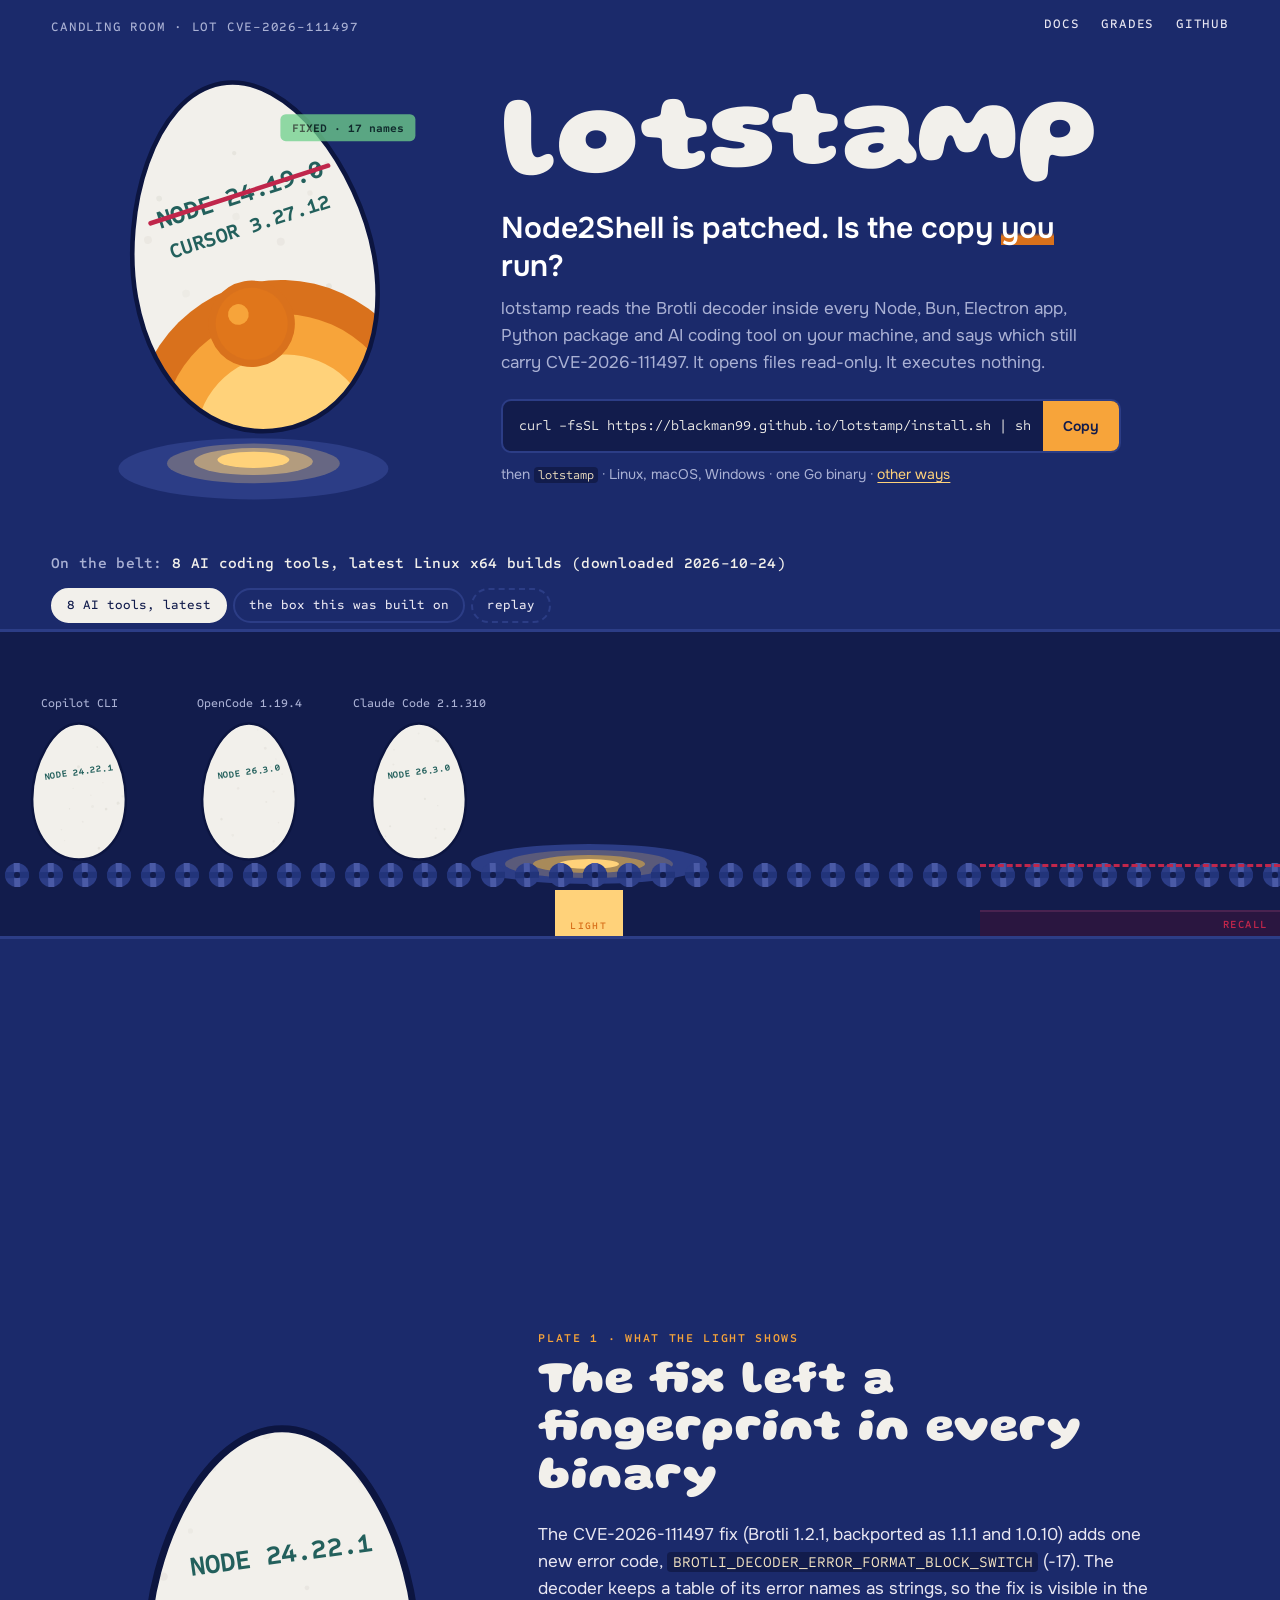
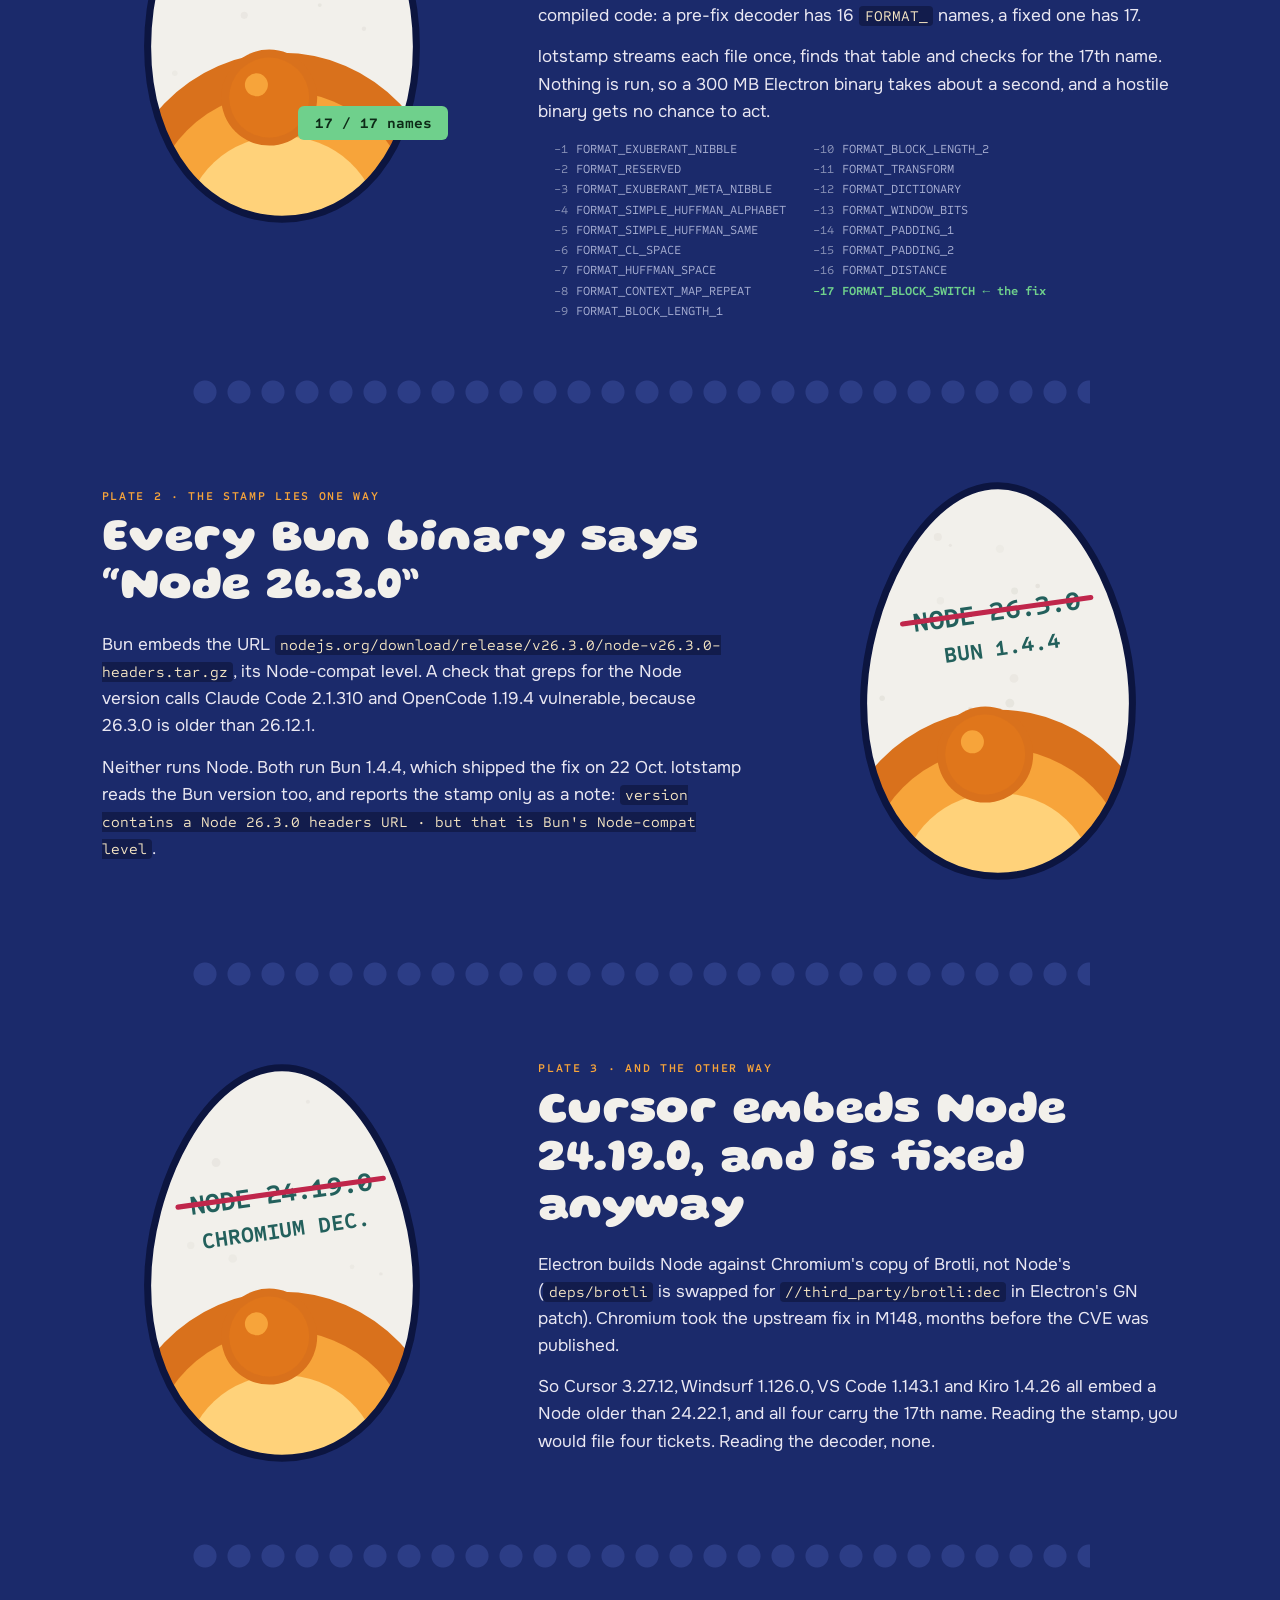
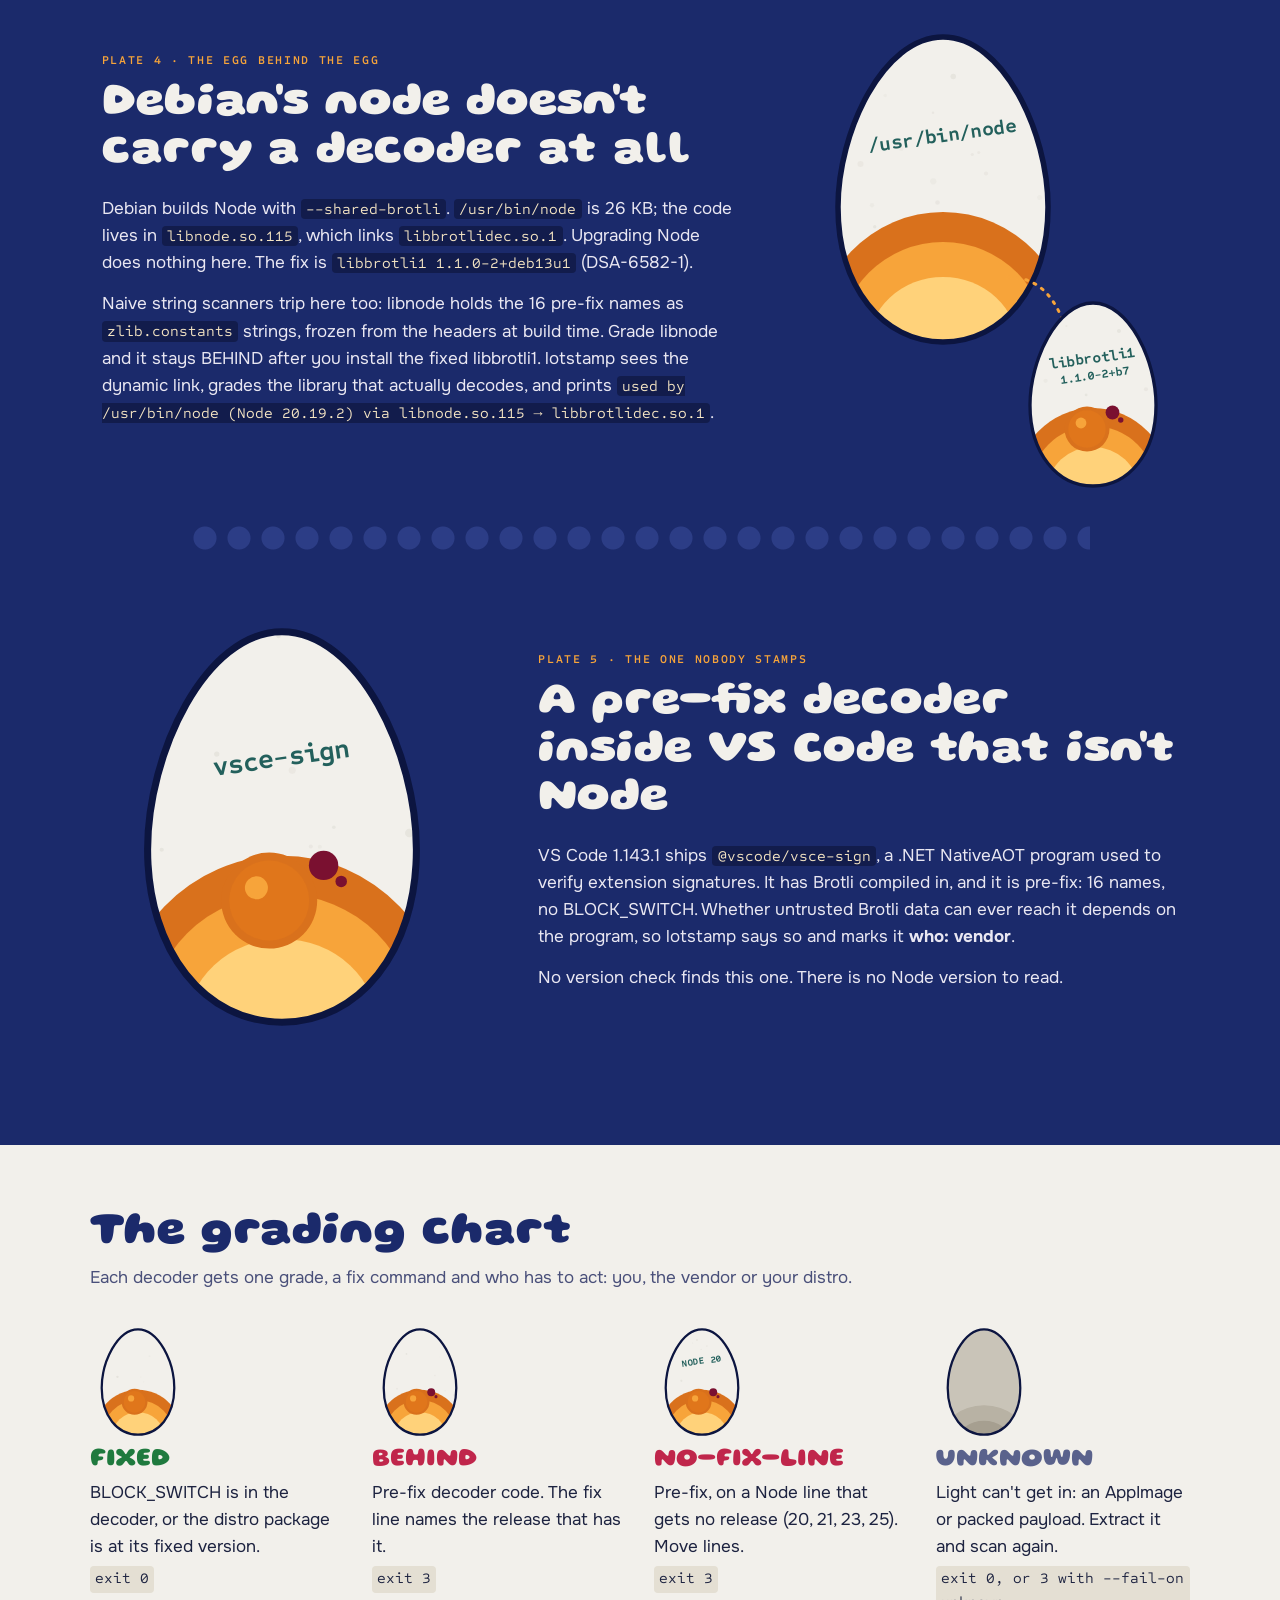
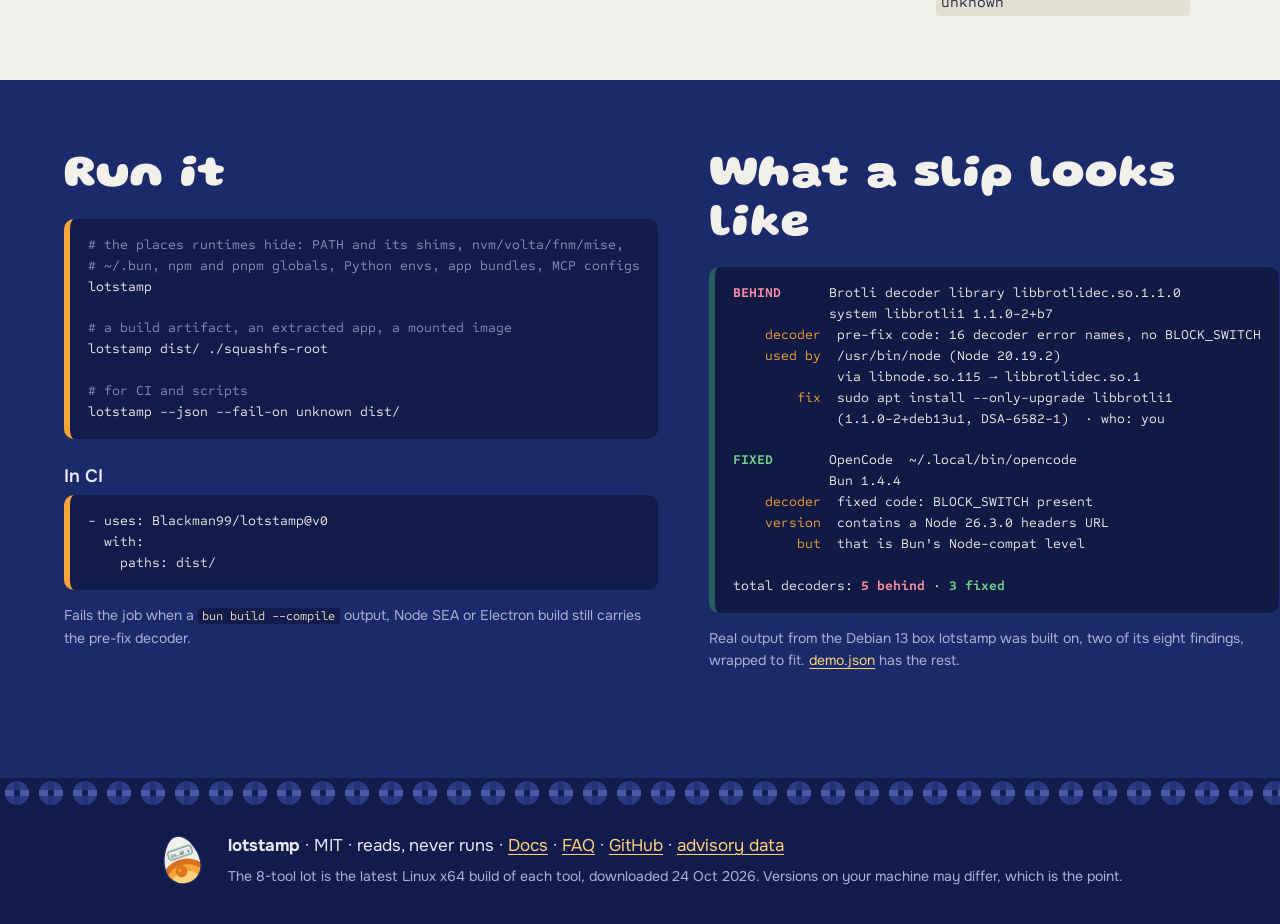
<file: site/index.html>
<!doctype html>
<html lang="en">
<head>
<meta charset="utf-8">
<meta name="viewport" content="width=device-width,initial-scale=1">
<title>lotstamp: which copy of the Brotli decoder still carries CVE-2026-111497?</title>
<meta name="description" content="A single Go binary that reads the Brotli decoder inside every Node, Bun, Electron app, Python package and AI coding tool on your machine and says which still carry CVE-2026-111497 (Node2Shell). It never executes them.">
<link rel="canonical" href="https://blackman99.github.io/lotstamp/">
<link rel="icon" href="img/favicon.svg" type="image/svg+xml">
<link rel="apple-touch-icon" href="img/logo-512.png">
<meta name="theme-color" content="#1b2a6b">
<meta property="og:type" content="website">
<meta property="og:site_name" content="lotstamp">
<meta property="og:title" content="lotstamp: version strings said 6 of 8 AI tools were exposed. The decoder said 0.">
<meta property="og:description" content="Reads the Brotli decoder inside every Node, Bun, Electron app and AI coding tool on your machine and tells you which still carry CVE-2026-111497. Executes nothing.">
<meta property="og:url" content="https://blackman99.github.io/lotstamp/">
<meta property="og:image" content="https://blackman99.github.io/lotstamp/og.png">
<meta property="og:image:width" content="1200">
<meta property="og:image:height" content="630">
<meta property="og:image:alt" content="Eggs on a candling belt. Each is stamped with a Node version; held over the light, the stamp NODE 24.19.0 turns out clean and a Bun 1.4.2 egg shows a blood spot.">
<meta name="twitter:card" content="summary_large_image">
<meta name="twitter:title" content="lotstamp: version strings said 6 of 8 AI tools were exposed. The decoder said 0.">
<meta name="twitter:description" content="Reads the Brotli decoder inside every runtime and AI coding tool on your machine. CVE-2026-111497, without executing anything.">
<meta name="twitter:image" content="https://blackman99.github.io/lotstamp/og.png">
<meta name="twitter:image:alt" content="Eggs on a candling belt, stamped with Node versions, graded by what the light shows inside.">
<link rel="preload" href="fonts/Gluten.woff2" as="font" type="font/woff2" crossorigin>
<link rel="preload" href="fonts/Onest.woff2" as="font" type="font/woff2" crossorigin>
<link rel="preload" href="fonts/SometypeMono.woff2" as="font" type="font/woff2" crossorigin>
<link rel="stylesheet" href="style.css">
</head>
<body>
<a class="skip" href="#main">Skip to content</a>

<header class="room">
  <div class="topbar">
    <span class="bay">Candling room · lot CVE-2026-111497</span>
    <nav aria-label="site"><a href="docs/">Docs</a><a href="#grades">Grades</a><a href="https://github.com/Blackman99/lotstamp">GitHub</a></nav>
  </div>

  <div class="hero">
    <div class="bigegg" aria-hidden="true">
      <svg viewBox="0 0 400 500" id="bigegg"></svg>
    </div>
    <div class="pitch">
      <h1><span class="sr">lotstamp</span><span aria-hidden="true">lotstamp</span></h1>
      <p class="say">Node2Shell is patched. Is the copy <em>you</em> run?</p>
      <p class="sub">lotstamp reads the Brotli decoder inside every Node, Bun, Electron app, Python package and AI coding tool on your machine, and says which still carry CVE-2026-111497. It opens files read-only. It executes nothing.</p>
      <div class="cmd"><code id="installcmd">curl -fsSL https://blackman99.github.io/lotstamp/install.sh | sh</code><button type="button" data-copy="installcmd">Copy</button></div>
      <p class="hint">then <code>lotstamp</code> · Linux, macOS, Windows · one Go binary · <a href="docs/#install">other ways</a></p>
    </div>
  </div>

  <section class="belt-wrap" aria-labelledby="belttitle">
    <div class="belt-head">
      <h2 id="belttitle" class="belt-title">On the belt: <span id="settitle">8 AI coding tools, latest Linux x64 builds</span></h2>
      <div class="switch" role="group" aria-label="which lot">
        <button type="button" data-set="tools" aria-pressed="true">8 AI tools, latest</button>
        <button type="button" data-set="box" aria-pressed="false">the box this was built on</button>
        <button type="button" id="replay" class="replay">replay</button>
      </div>
    </div>
    <div class="belt" id="belt">
      <svg class="halo" viewBox="0 0 240 60" aria-hidden="true"><ellipse cx="120" cy="40" rx="118" ry="20" fill="#2c3d86"/><ellipse cx="120" cy="40" rx="84" ry="14" fill="#5a5a7a"/><ellipse cx="120" cy="40" rx="56" ry="9" fill="#a88a5a"/><ellipse cx="120" cy="40" rx="30" ry="5" fill="#ffd27a"/></svg>
      <div class="eggs" id="eggs"></div>
      <svg class="rollers" id="rollers" aria-hidden="true"></svg>
      <div class="slot" aria-hidden="true"><span>light</span></div>
      <div class="tray" id="tray" aria-hidden="true"><span>recall</span></div>
    </div>
    <p class="tally" id="tally" aria-live="polite">&nbsp;</p>
    <ol class="ledger" id="ledger" aria-label="grading ledger"></ol>
  </section>
</header>

<main id="main">
<section class="chart" id="fingerprint">
  <div class="plate">
    <svg viewBox="0 0 360 440" class="plate-egg" data-egg="fixed-table" aria-hidden="true"></svg>
  </div>
  <div class="text">
    <p class="kicker">Plate 1 · what the light shows</p>
    <h2>The fix left a fingerprint in every binary</h2>
    <p>The CVE-2026-111497 fix (Brotli 1.2.1, backported as 1.1.1 and 1.0.10) adds one new error code, <code>BROTLI_DECODER_ERROR_FORMAT_BLOCK_SWITCH</code> (-17). The decoder keeps a table of its error names as strings, so the fix is visible in the compiled code: a pre-fix decoder has 16 <code>FORMAT_</code> names, a fixed one has 17.</p>
    <p>lotstamp streams each file once, finds that table and checks for the 17th name. Nothing is run, so a 300 MB Electron binary takes about a second, and a hostile binary gets no chance to act.</p>
    <table class="names" aria-label="decoder error names">
      <tbody id="names"></tbody>
    </table>
  </div>
</section>

<div class="divider" aria-hidden="true"></div>

<section class="chart flip" id="bun">
  <div class="plate">
    <svg viewBox="0 0 360 440" class="plate-egg" data-egg="bun" aria-hidden="true"></svg>
  </div>
  <div class="text">
    <p class="kicker">Plate 2 · the stamp lies one way</p>
    <h2>Every Bun binary says “Node 26.3.0”</h2>
    <p>Bun embeds the URL <code>nodejs.org/download/release/v26.3.0/node-v26.3.0-headers.tar.gz</code>, its Node-compat level. A check that greps for the Node version calls Claude Code 2.1.310 and OpenCode 1.19.4 vulnerable, because 26.3.0 is older than 26.12.1.</p>
    <p>Neither runs Node. Both run Bun 1.4.4, which shipped the fix on 22 Oct. lotstamp reads the Bun version too, and reports the stamp only as a note: <code>version contains a Node 26.3.0 headers URL · but that is Bun's Node-compat level</code>.</p>
  </div>
</section>

<div class="divider" aria-hidden="true"></div>

<section class="chart" id="electron">
  <div class="plate">
    <svg viewBox="0 0 360 440" class="plate-egg" data-egg="electron" aria-hidden="true"></svg>
  </div>
  <div class="text">
    <p class="kicker">Plate 3 · and the other way</p>
    <h2>Cursor embeds Node 24.19.0, and is fixed anyway</h2>
    <p>Electron builds Node against Chromium's copy of Brotli, not Node's (<code>deps/brotli</code> is swapped for <code>//third_party/brotli:dec</code> in Electron's GN patch). Chromium took the upstream fix in M148, months before the CVE was published.</p>
    <p>So Cursor 3.27.12, Windsurf 1.126.0, VS Code 1.143.1 and Kiro 1.4.26 all embed a Node older than 24.22.1, and all four carry the 17th name. Reading the stamp, you would file four tickets. Reading the decoder, none.</p>
  </div>
</section>

<div class="divider" aria-hidden="true"></div>

<section class="chart flip" id="shared">
  <div class="plate">
    <svg viewBox="0 0 360 440" class="plate-egg" data-egg="shared" aria-hidden="true"></svg>
  </div>
  <div class="text">
    <p class="kicker">Plate 4 · the egg behind the egg</p>
    <h2>Debian's node doesn't carry a decoder at all</h2>
    <p>Debian builds Node with <code>--shared-brotli</code>. <code>/usr/bin/node</code> is 26 KB; the code lives in <code>libnode.so.115</code>, which links <code>libbrotlidec.so.1</code>. Upgrading Node does nothing here. The fix is <code>libbrotli1 1.1.0-2+deb13u1</code> (DSA-6582-1).</p>
    <p>Naive string scanners trip here too: libnode holds the 16 pre-fix names as <code>zlib.constants</code> strings, frozen from the headers at build time. Grade libnode and it stays BEHIND after you install the fixed libbrotli1. lotstamp sees the dynamic link, grades the library that actually decodes, and prints <code>used by /usr/bin/node (Node 20.19.2) via libnode.so.115 → libbrotlidec.so.1</code>.</p>
  </div>
</section>

<div class="divider" aria-hidden="true"></div>

<section class="chart" id="vendor">
  <div class="plate">
    <svg viewBox="0 0 360 440" class="plate-egg" data-egg="vendor" aria-hidden="true"></svg>
  </div>
  <div class="text">
    <p class="kicker">Plate 5 · the one nobody stamps</p>
    <h2>A pre-fix decoder inside VS Code that isn't Node</h2>
    <p>VS Code 1.143.1 ships <code>@vscode/vsce-sign</code>, a .NET NativeAOT program used to verify extension signatures. It has Brotli compiled in, and it is pre-fix: 16 names, no BLOCK_SWITCH. Whether untrusted Brotli data can ever reach it depends on the program, so lotstamp says so and marks it <b>who: vendor</b>.</p>
    <p>No version check finds this one. There is no Node version to read.</p>
  </div>
</section>

<section class="grades" id="grades" aria-labelledby="gradestitle">
  <h2 id="gradestitle">The grading chart</h2>
  <p class="grades-sub">Each decoder gets one grade, a fix command and who has to act: you, the vendor or your distro.</p>
  <ul class="gradelist">
    <li><svg viewBox="0 0 120 150" data-mini="FIXED" aria-hidden="true"></svg><b class="g g-fixed">FIXED</b><span>BLOCK_SWITCH is in the decoder, or the distro package is at its fixed version.</span><code>exit 0</code></li>
    <li><svg viewBox="0 0 120 150" data-mini="BEHIND" aria-hidden="true"></svg><b class="g g-behind">BEHIND</b><span>Pre-fix decoder code. The fix line names the release that has it.</span><code>exit 3</code></li>
    <li><svg viewBox="0 0 120 150" data-mini="NO-FIX-LINE" aria-hidden="true"></svg><b class="g g-behind">NO-FIX-LINE</b><span>Pre-fix, on a Node line that gets no release (20, 21, 23, 25). Move lines.</span><code>exit 3</code></li>
    <li><svg viewBox="0 0 120 150" data-mini="UNKNOWN" aria-hidden="true"></svg><b class="g g-unknown">UNKNOWN</b><span>Light can't get in: an AppImage or packed payload. Extract it and scan again.</span><code>exit 0, or 3 with --fail-on unknown</code></li>
  </ul>
</section>

<section class="run" id="run" aria-labelledby="runtitle">
  <div class="runcol">
    <h2 id="runtitle">Run it</h2>
    <pre class="slipcode"><code><span class="c"># the places runtimes hide: PATH and its shims, nvm/volta/fnm/mise,
# ~/.bun, npm and pnpm globals, Python envs, app bundles, MCP configs</span>
lotstamp

<span class="c"># a build artifact, an extracted app, a mounted image</span>
lotstamp dist/ ./squashfs-root

<span class="c"># for CI and scripts</span>
lotstamp --json --fail-on unknown dist/</code></pre>
    <h3>In CI</h3>
    <pre class="slipcode"><code>- uses: Blackman99/lotstamp@v0
  with:
    paths: dist/</code></pre>
    <p class="small">Fails the job when a <code>bun build --compile</code> output, Node SEA or Electron build still carries the pre-fix decoder.</p>
  </div>
  <div class="runcol">
    <h2>What a slip looks like</h2>
<pre class="out" aria-label="lotstamp output on the build box"><code><span class="o-b">BEHIND</span>      Brotli decoder library libbrotlidec.so.1.1.0
            system libbrotli1 1.1.0-2+b7
    <span class="o-k">decoder</span>  pre-fix code: 16 decoder error names, no BLOCK_SWITCH
    <span class="o-k">used by</span>  /usr/bin/node (Node 20.19.2)
             via libnode.so.115 → libbrotlidec.so.1
        <span class="o-k">fix</span>  sudo apt install --only-upgrade libbrotli1
             (1.1.0-2+deb13u1, DSA-6582-1)  · who: you

<span class="o-f">FIXED</span>       OpenCode  ~/.local/bin/opencode
            Bun 1.4.4
    <span class="o-k">decoder</span>  fixed code: BLOCK_SWITCH present
    <span class="o-k">version</span>  contains a Node 26.3.0 headers URL
        <span class="o-k">but</span>  that is Bun's Node-compat level

total decoders: <span class="o-b">5 behind</span> · <span class="o-f">3 fixed</span></code></pre>
    <p class="small">Real output from the Debian 13 box lotstamp was built on, two of its eight findings, wrapped to fit. <a href="demo.json">demo.json</a> has the rest.</p>
  </div>
</section>
</main>

<footer class="foot">
  <svg class="foot-rollers" id="footrollers" aria-hidden="true"></svg>
  <div class="foot-in">
    <img src="img/logo.svg" alt="" width="56" height="56">
    <p><b>lotstamp</b> · MIT · reads, never runs · <a href="docs/">Docs</a> · <a href="docs/#faq">FAQ</a> · <a href="https://github.com/Blackman99/lotstamp">GitHub</a> · <a href="https://github.com/Blackman99/lotstamp/blob/main/internal/advisory/CVE-2026-111497.json">advisory data</a></p>
    <p class="small">The 8-tool lot is the latest Linux x64 build of each tool, downloaded 24 Oct 2026. Versions on your machine may differ, which is the point.</p>
  </div>
</footer>
<script src="app.js" defer></script>
</body>
</html>
</file>
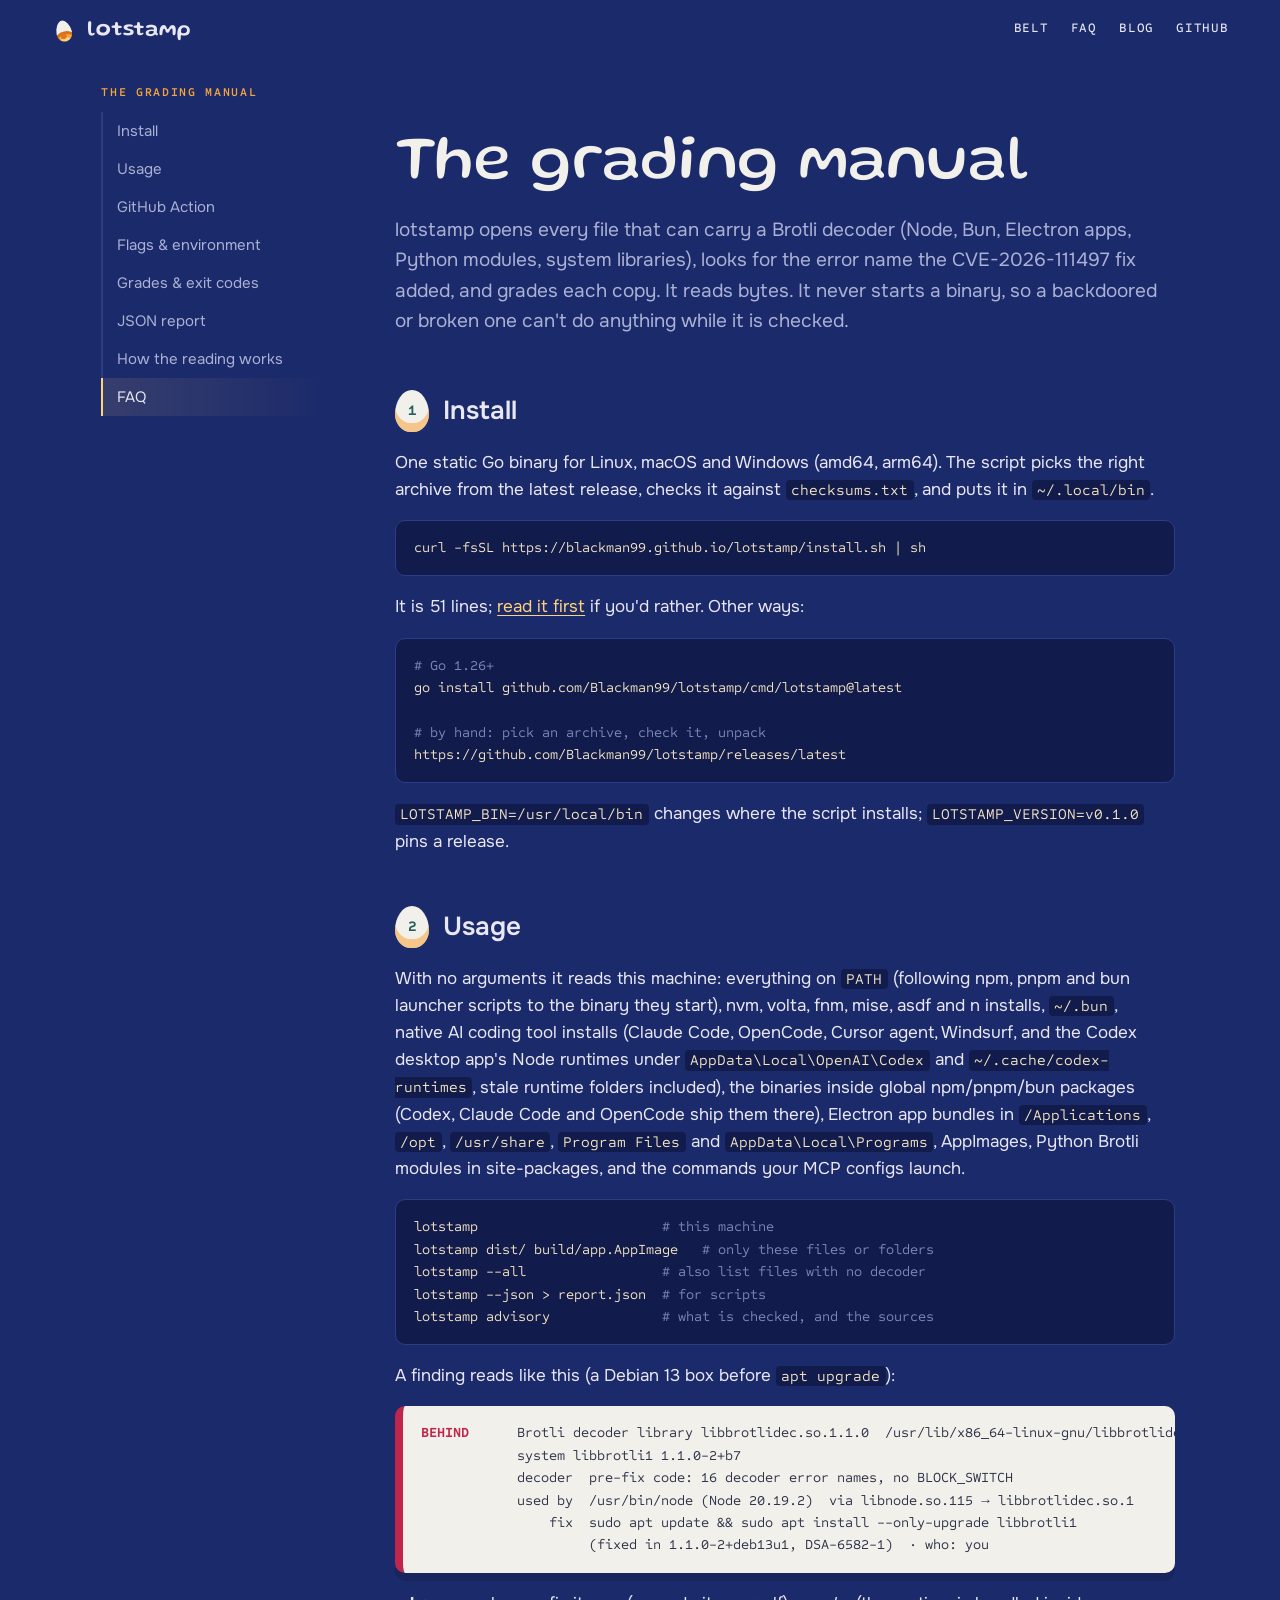
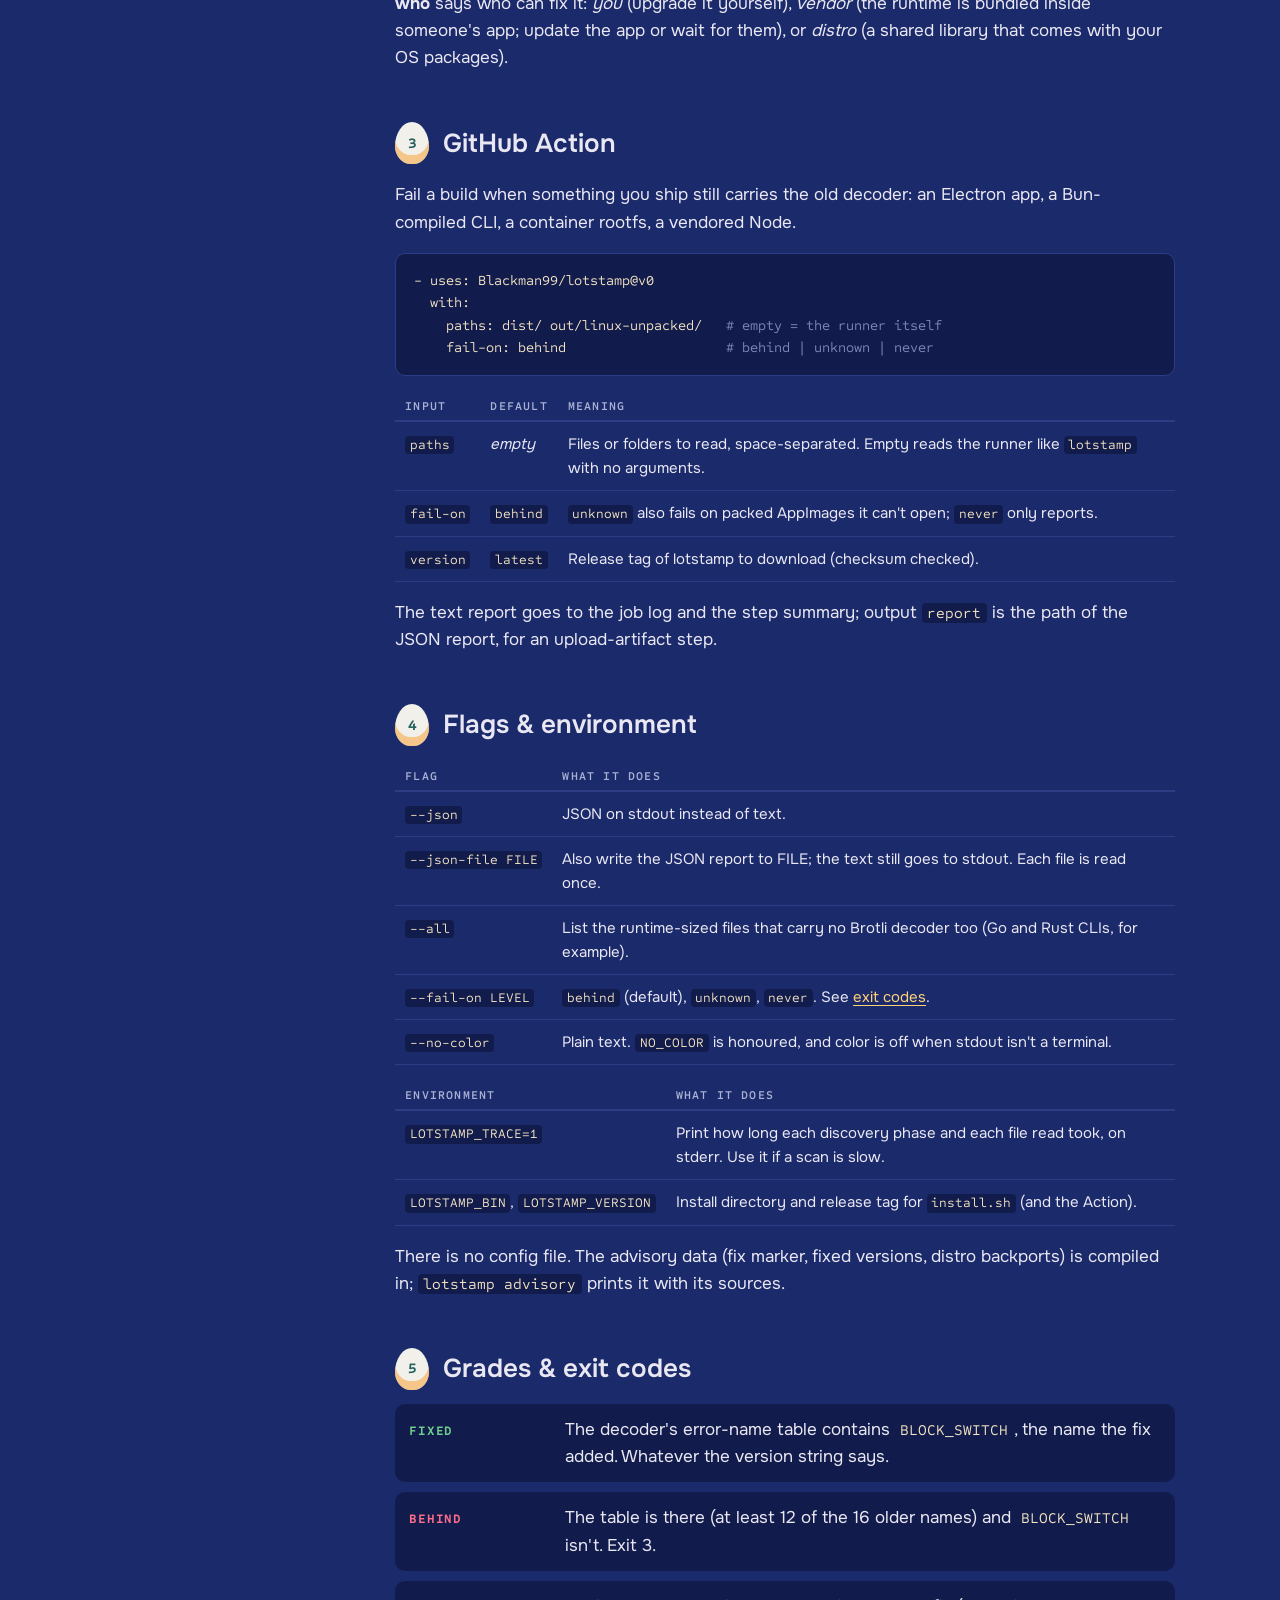
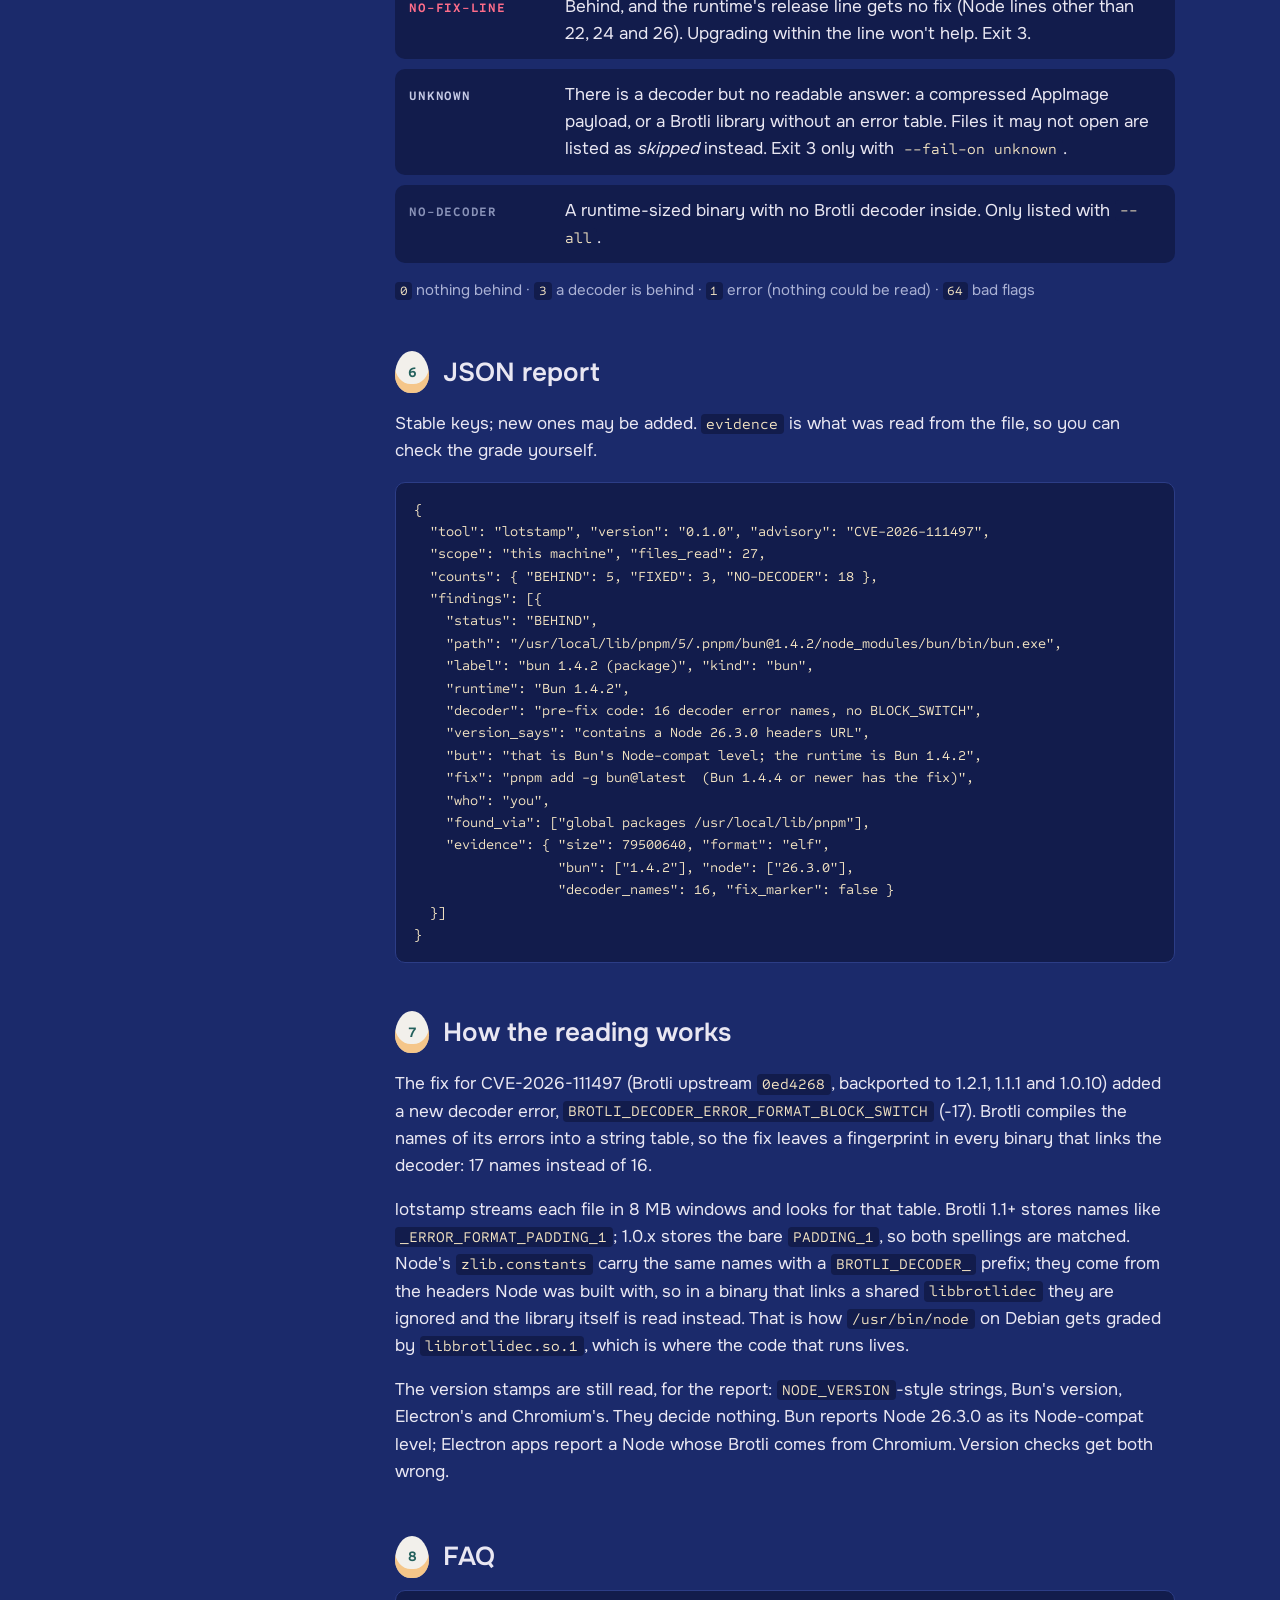
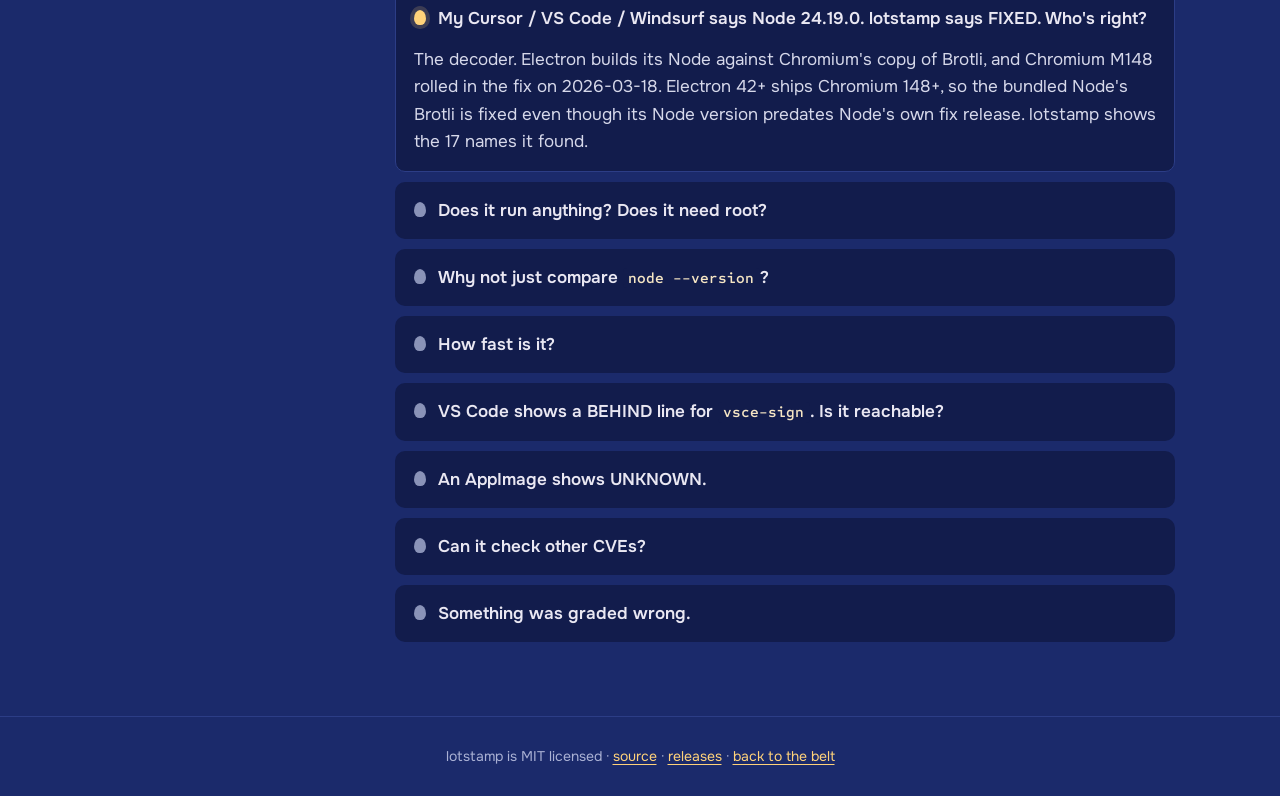
<file: site/docs/index.html>
<!doctype html>
<html lang="en">
<head>
<meta charset="utf-8">
<meta name="viewport" content="width=device-width,initial-scale=1">
<title>lotstamp docs: install, usage, the GitHub Action, grades, JSON, FAQ</title>
<meta name="description" content="How to install and run lotstamp, use it as a GitHub Action, read its grades, exit codes and JSON, and why it reads the decoder instead of the version string.">
<link rel="canonical" href="https://blackman99.github.io/lotstamp/docs/">
<link rel="icon" href="../img/favicon.svg" type="image/svg+xml">
<link rel="apple-touch-icon" href="../img/logo-512.png">
<meta name="theme-color" content="#1b2a6b">
<meta property="og:type" content="article">
<meta property="og:site_name" content="lotstamp">
<meta property="og:title" content="lotstamp docs">
<meta property="og:description" content="Install, usage, the GitHub Action, grades, exit codes, JSON and FAQ for lotstamp, the CVE-2026-111497 Brotli decoder check.">
<meta property="og:url" content="https://blackman99.github.io/lotstamp/docs/">
<meta property="og:image" content="https://blackman99.github.io/lotstamp/og.png">
<meta property="og:image:width" content="1200">
<meta property="og:image:height" content="630">
<meta property="og:image:alt" content="Eggs on a candling belt, stamped with Node versions, graded by what the light shows inside.">
<meta name="twitter:card" content="summary_large_image">
<meta name="twitter:title" content="lotstamp docs">
<meta name="twitter:description" content="Install, usage, the GitHub Action, grades, exit codes, JSON and FAQ.">
<meta name="twitter:image" content="https://blackman99.github.io/lotstamp/og.png">
<link rel="preload" href="../fonts/Onest.woff2" as="font" type="font/woff2" crossorigin>
<link rel="preload" href="../fonts/SometypeMono.woff2" as="font" type="font/woff2" crossorigin>
<link rel="stylesheet" href="../style.css">
<link rel="stylesheet" href="docs.css">
</head>
<body class="docs">
<a class="skip" href="#main">Skip to the docs</a>
<header class="topbar">
  <a class="brand" href="../"><img src="../img/favicon.svg" alt="" width="26" height="26"> lotstamp</a>
  <nav aria-label="site"><a href="../">Belt</a><a href="#faq">FAQ</a><a href="../blog/version-strings.html">Blog</a><a href="https://github.com/Blackman99/lotstamp">GitHub</a></nav>
</header>
<div class="docwrap">
<aside class="toc" aria-label="On this page">
  <p class="tochead">The grading manual</p>
  <ol>
    <li><a href="#install">Install</a></li>
    <li><a href="#usage">Usage</a></li>
    <li><a href="#action">GitHub Action</a></li>
    <li><a href="#config">Flags &amp; environment</a></li>
    <li><a href="#grades">Grades &amp; exit codes</a></li>
    <li><a href="#json">JSON report</a></li>
    <li><a href="#how">How the reading works</a></li>
    <li><a href="#faq">FAQ</a></li>
  </ol>
</aside>
<main id="main">
  <h1>The grading manual</h1>
  <p class="lede">lotstamp opens every file that can carry a Brotli decoder (Node, Bun, Electron apps, Python modules, system libraries), looks for the error name the CVE-2026-111497 fix added, and grades each copy. It reads bytes. It never starts a binary, so a backdoored or broken one can't do anything while it is checked.</p>

  <section id="install">
    <h2><span>1</span>Install</h2>
    <p>One static Go binary for Linux, macOS and Windows (amd64, arm64). The script picks the right archive from the latest release, checks it against <code>checksums.txt</code>, and puts it in <code>~/.local/bin</code>.</p>
    <pre><code>curl -fsSL https://blackman99.github.io/lotstamp/install.sh | sh</code></pre>
    <p>It is 51 lines; <a href="../install.sh">read it first</a> if you'd rather. Other ways:</p>
    <pre><code><span class="c"># Go 1.26+</span>
go install github.com/Blackman99/lotstamp/cmd/lotstamp@latest

<span class="c"># by hand: pick an archive, check it, unpack</span>
https://github.com/Blackman99/lotstamp/releases/latest</code></pre>
    <p><code>LOTSTAMP_BIN=/usr/local/bin</code> changes where the script installs; <code>LOTSTAMP_VERSION=v0.1.0</code> pins a release.</p>
  </section>

  <section id="usage">
    <h2><span>2</span>Usage</h2>
    <p>With no arguments it reads this machine: everything on <code>PATH</code> (following npm, pnpm and bun launcher scripts to the binary they start), nvm, volta, fnm, mise, asdf and n installs, <code>~/.bun</code>, native AI coding tool installs (Claude Code, OpenCode, Cursor agent, Windsurf, and the Codex desktop app's Node runtimes under <code>AppData\Local\OpenAI\Codex</code> and <code>~/.cache/codex-runtimes</code>, stale runtime folders included), the binaries inside global npm/pnpm/bun packages (Codex, Claude Code and OpenCode ship them there), Electron app bundles in <code>/Applications</code>, <code>/opt</code>, <code>/usr/share</code>, <code>Program Files</code> and <code>AppData\Local\Programs</code>, AppImages, Python Brotli modules in site-packages, and the commands your MCP configs launch.</p>
    <pre><code>lotstamp                       <span class="c"># this machine</span>
lotstamp dist/ build/app.AppImage   <span class="c"># only these files or folders</span>
lotstamp --all                 <span class="c"># also list files with no decoder</span>
lotstamp --json &gt; report.json  <span class="c"># for scripts</span>
lotstamp advisory              <span class="c"># what is checked, and the sources</span></code></pre>
    <p>A finding reads like this (a Debian 13 box before <code>apt upgrade</code>):</p>
<pre class="slip"><code><b class="bh">BEHIND</b>      Brotli decoder library libbrotlidec.so.1.1.0  /usr/lib/x86_64-linux-gnu/libbrotlidec.so.1.1.0
            system libbrotli1 1.1.0-2+b7
            decoder  pre-fix code: 16 decoder error names, no BLOCK_SWITCH
            used by  /usr/bin/node (Node 20.19.2)  via libnode.so.115 → libbrotlidec.so.1
                fix  sudo apt update &amp;&amp; sudo apt install --only-upgrade libbrotli1
                     (fixed in 1.1.0-2+deb13u1, DSA-6582-1)  · who: you</code></pre>
    <p><b>who</b> says who can fix it: <i>you</i> (upgrade it yourself), <i>vendor</i> (the runtime is bundled inside someone's app; update the app or wait for them), or <i>distro</i> (a shared library that comes with your OS packages).</p>
  </section>

  <section id="action">
    <h2><span>3</span>GitHub Action</h2>
    <p>Fail a build when something you ship still carries the old decoder: an Electron app, a Bun-compiled CLI, a container rootfs, a vendored Node.</p>
<pre><code>- uses: Blackman99/lotstamp@v0
  with:
    paths: dist/ out/linux-unpacked/   <span class="c"># empty = the runner itself</span>
    fail-on: behind                    <span class="c"># behind | unknown | never</span></code></pre>
    <table class="kv">
      <thead><tr><th scope="col">input</th><th scope="col">default</th><th scope="col">meaning</th></tr></thead>
      <tbody>
        <tr><td><code>paths</code></td><td><i>empty</i></td><td>Files or folders to read, space-separated. Empty reads the runner like <code>lotstamp</code> with no arguments.</td></tr>
        <tr><td><code>fail-on</code></td><td><code>behind</code></td><td><code>unknown</code> also fails on packed AppImages it can't open; <code>never</code> only reports.</td></tr>
        <tr><td><code>version</code></td><td><code>latest</code></td><td>Release tag of lotstamp to download (checksum checked).</td></tr>
      </tbody>
    </table>
    <p>The text report goes to the job log and the step summary; output <code>report</code> is the path of the JSON report, for an upload-artifact step.</p>
  </section>

  <section id="config">
    <h2><span>4</span>Flags &amp; environment</h2>
    <table class="kv">
      <thead><tr><th scope="col">flag</th><th scope="col">what it does</th></tr></thead>
      <tbody>
        <tr><td><code>--json</code></td><td>JSON on stdout instead of text.</td></tr>
        <tr><td><code>--json-file FILE</code></td><td>Also write the JSON report to FILE; the text still goes to stdout. Each file is read once.</td></tr>
        <tr><td><code>--all</code></td><td>List the runtime-sized files that carry no Brotli decoder too (Go and Rust CLIs, for example).</td></tr>
        <tr><td><code>--fail-on LEVEL</code></td><td><code>behind</code> (default), <code>unknown</code>, <code>never</code>. See <a href="#grades">exit codes</a>.</td></tr>
        <tr><td><code>--no-color</code></td><td>Plain text. <code>NO_COLOR</code> is honoured, and color is off when stdout isn't a terminal.</td></tr>
      </tbody>
    </table>
    <table class="kv">
      <thead><tr><th scope="col">environment</th><th scope="col">what it does</th></tr></thead>
      <tbody>
        <tr><td><code>LOTSTAMP_TRACE=1</code></td><td>Print how long each discovery phase and each file read took, on stderr. Use it if a scan is slow.</td></tr>
        <tr><td><code>LOTSTAMP_BIN</code>, <code>LOTSTAMP_VERSION</code></td><td>Install directory and release tag for <code>install.sh</code> (and the Action).</td></tr>
      </tbody>
    </table>
    <p>There is no config file. The advisory data (fix marker, fixed versions, distro backports) is compiled in; <code>lotstamp advisory</code> prints it with its sources.</p>
  </section>

  <section id="grades">
    <h2><span>5</span>Grades &amp; exit codes</h2>
    <dl class="dgrades">
      <div><dt class="g-fixed">FIXED</dt><dd>The decoder's error-name table contains <code>BLOCK_SWITCH</code>, the name the fix added. Whatever the version string says.</dd></div>
      <div><dt class="g-behind">BEHIND</dt><dd>The table is there (at least 12 of the 16 older names) and <code>BLOCK_SWITCH</code> isn't. Exit 3.</dd></div>
      <div><dt class="g-behind">NO-FIX-LINE</dt><dd>Behind, and the runtime's release line gets no fix (Node lines other than 22, 24 and 26). Upgrading within the line won't help. Exit 3.</dd></div>
      <div><dt class="g-unknown">UNKNOWN</dt><dd>There is a decoder but no readable answer: a compressed AppImage payload, or a Brotli library without an error table. Files it may not open are listed as <i>skipped</i> instead. Exit 3 only with <code>--fail-on unknown</code>.</dd></div>
      <div><dt>NO-DECODER</dt><dd>A runtime-sized binary with no Brotli decoder inside. Only listed with <code>--all</code>.</dd></div>
    </dl>
    <p class="exits"><code>0</code> nothing behind · <code>3</code> a decoder is behind · <code>1</code> error (nothing could be read) · <code>64</code> bad flags</p>
  </section>

  <section id="json">
    <h2><span>6</span>JSON report</h2>
    <p>Stable keys; new ones may be added. <code>evidence</code> is what was read from the file, so you can check the grade yourself.</p>
<pre><code>{
  "tool": "lotstamp", "version": "0.1.0", "advisory": "CVE-2026-111497",
  "scope": "this machine", "files_read": 27,
  "counts": { "BEHIND": 5, "FIXED": 3, "NO-DECODER": 18 },
  "findings": [{
    "status": "BEHIND",
    "path": "/usr/local/lib/pnpm/5/.pnpm/bun@1.4.2/node_modules/bun/bin/bun.exe",
    "label": "bun 1.4.2 (package)", "kind": "bun",
    "runtime": "Bun 1.4.2",
    "decoder": "pre-fix code: 16 decoder error names, no BLOCK_SWITCH",
    "version_says": "contains a Node 26.3.0 headers URL",
    "but": "that is Bun's Node-compat level; the runtime is Bun 1.4.2",
    "fix": "pnpm add -g bun@latest  (Bun 1.4.4 or newer has the fix)",
    "who": "you",
    "found_via": ["global packages /usr/local/lib/pnpm"],
    "evidence": { "size": 79500640, "format": "elf",
                  "bun": ["1.4.2"], "node": ["26.3.0"],
                  "decoder_names": 16, "fix_marker": false }
  }]
}</code></pre>
  </section>

  <section id="how">
    <h2><span>7</span>How the reading works</h2>
    <p>The fix for CVE-2026-111497 (Brotli upstream <code>0ed4268</code>, backported to 1.2.1, 1.1.1 and 1.0.10) added a new decoder error, <code>BROTLI_DECODER_ERROR_FORMAT_BLOCK_SWITCH</code> (-17). Brotli compiles the names of its errors into a string table, so the fix leaves a fingerprint in every binary that links the decoder: 17 names instead of 16.</p>
    <p>lotstamp streams each file in 8 MB windows and looks for that table. Brotli 1.1+ stores names like <code>_ERROR_FORMAT_PADDING_1</code>; 1.0.x stores the bare <code>PADDING_1</code>, so both spellings are matched. Node's <code>zlib.constants</code> carry the same names with a <code>BROTLI_DECODER_</code> prefix; they come from the headers Node was built with, so in a binary that links a shared <code>libbrotlidec</code> they are ignored and the library itself is read instead. That is how <code>/usr/bin/node</code> on Debian gets graded by <code>libbrotlidec.so.1</code>, which is where the code that runs lives.</p>
    <p>The version stamps are still read, for the report: <code>NODE_VERSION</code>-style strings, Bun's version, Electron's and Chromium's. They decide nothing. Bun reports Node 26.3.0 as its Node-compat level; Electron apps report a Node whose Brotli comes from Chromium. Version checks get both wrong.</p>
  </section>

  <section id="faq">
    <h2><span>8</span>FAQ</h2>
    <details open><summary>My Cursor / VS Code / Windsurf says Node 24.19.0. lotstamp says FIXED. Who's right?</summary>
      <p>The decoder. Electron builds its Node against Chromium's copy of Brotli, and Chromium M148 rolled in the fix on 2026-03-18. Electron 42+ ships Chromium 148+, so the bundled Node's Brotli is fixed even though its Node version predates Node's own fix release. lotstamp shows the 17 names it found.</p></details>
    <details><summary>Does it run anything? Does it need root?</summary>
      <p>No and no. It stats and reads files; it never executes them or loads them as libraries. Files it can't open are listed as <i>skipped</i>. With sudo it can read other users' installs too.</p></details>
    <details><summary>Why not just compare <code>node --version</code>?</summary>
      <p>On the 8 AI coding tools we measured (latest Linux x64 builds, 2026-10-24), a version comparison flagged 6 as exposed. All 6 carry the fixed decoder. On a Debian 13 box it flagged 4 of 7 copies and missed the 2 that weren't Node at all: Python's <code>brotli</code> module and the system <code>libbrotlidec</code> Debian's node actually uses. The data is on <a href="../#belt">the belt</a> and in <code>site/demo.json</code>.</p></details>
    <details><summary>How fast is it?</summary>
      <p>1.4 s on the Debian box the belt shows (27 files read); it reads only runtime-sized binaries (8 MB+) and Brotli libraries, four at a time. <code>LOTSTAMP_TRACE=1</code> shows where the time goes.</p></details>
    <details><summary>VS Code shows a BEHIND line for <code>vsce-sign</code>. Is it reachable?</summary>
      <p>The grade is real: VS Code 1.143.1 bundles <code>@vscode/vsce-sign</code>, the helper VS Code runs to verify extension signatures. On Linux x64 it is a .NET 9.0.9 single-file app (its embedded <code>deps.json</code> names <code>runtimepack.Microsoft.NETCore.App.Runtime.linux-x64/9.0.9</code>), and the .NET host statically links <code>System.IO.Compression.Native</code>, which carries Brotli's C decoder. That table has 16 names and no BLOCK_SWITCH. VS Code's own runtime reads FIXED.</p>
      <p>Reachability, from the public bytes and the public .NET source (not a dynamic test):</p>
      <ul>
        <li>In .NET, the managed code that calls <code>BrotliDecoderDecompressStream</code> lives in <code>System.IO.Compression.Brotli.dll</code> (<code>BrotliStream</code>, <code>BrotliDecoder</code>). The bundle's assembly list does not include that assembly; it ships <code>System.IO.Compression.dll</code> and <code>System.IO.Compression.ZipFile.dll</code>, which handle ZIP/Deflate only. That is what a VSIX and its signature archive are.</li>
        <li>The only network path we found is the X.509 chain builder fetching AIA certificates, CRLs and OCSP over plain http (<a href="https://github.com/dotnet/runtime/blob/release/9.0/src/libraries/Common/src/System/Net/Http/X509ResourceClient.cs">X509ResourceClient.cs</a>). It builds a default <code>SocketsHttpHandler</code>, whose <code>AutomaticDecompression</code> is off, so no <code>Content-Encoding: br</code> response is decoded, and HttpClient's decompression path would need the missing Brotli assembly anyway.</li>
      </ul>
      <p>So, as shipped in 1.143.1 on Linux x64, we found no path for untrusted Brotli data to reach that decoder. lotstamp still grades it BEHIND, because it grades code, not reachability, and the decoder only goes away when Microsoft rebuilds <code>vsce-sign</code> on a .NET servicing release with a fixed Brotli. This was read on Linux only; the macOS and Windows <code>vsce-sign</code> builds have not been inspected yet. If you know of a path we missed, <a href="https://github.com/Blackman99/lotstamp/issues/new">open an issue</a>.</p></details>
    <details><summary>An AppImage shows UNKNOWN.</summary>
      <p>Its payload is a compressed squashfs. Extract it (<code>./App.AppImage --appimage-extract</code>, which does run the AppImage's own runtime, or <code>unsquashfs</code>) and point lotstamp at <code>squashfs-root/</code>.</p></details>
    <details><summary>Can it check other CVEs?</summary>
      <p>Not yet. The probe is general (look for a string a fix added), and the advisory is a JSON file in <code>internal/advisory</code>. The <a href="https://github.com/Blackman99/lotstamp#roadmap">roadmap</a> lists what would come next.</p></details>
    <details><summary>Something was graded wrong.</summary>
      <p>Please <a href="https://github.com/Blackman99/lotstamp/issues/new">open an issue</a> with the <code>--json</code> finding; the evidence block is enough to reproduce it without the file.</p></details>
  </section>
</main>
</div>
<footer class="docfoot">lotstamp is MIT licensed · <a href="https://github.com/Blackman99/lotstamp">source</a> · <a href="https://github.com/Blackman99/lotstamp/releases">releases</a> · <a href="../">back to the belt</a></footer>
<script>
// mark the section being read in the contents
const links = [...document.querySelectorAll('.toc a')];
const io = new IntersectionObserver(es => es.forEach(e => {
  if (e.isIntersecting) links.forEach(a => a.classList.toggle('on', a.getAttribute('href') === '#' + e.target.id));
}), {rootMargin: '-20% 0px -70% 0px'});
document.querySelectorAll('main section').forEach(s => io.observe(s));
</script>
</body>
</html>
</file>
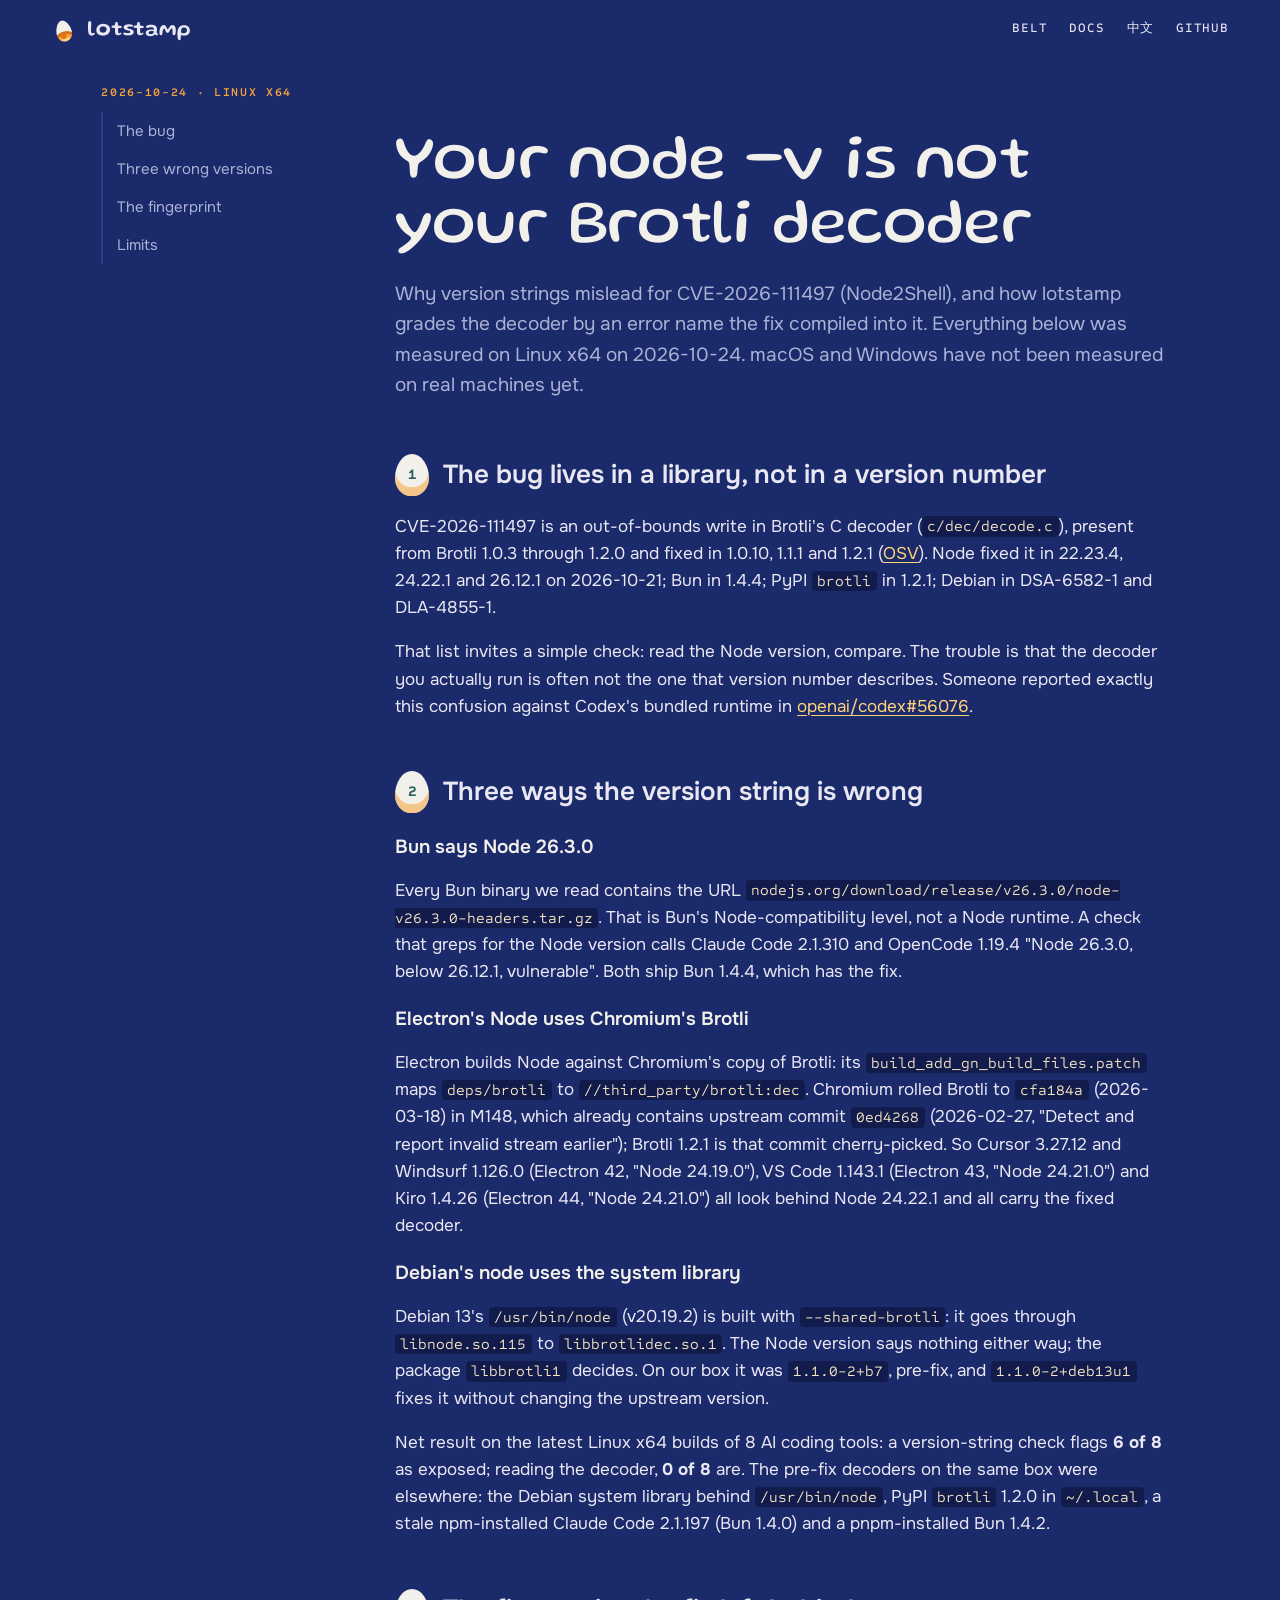
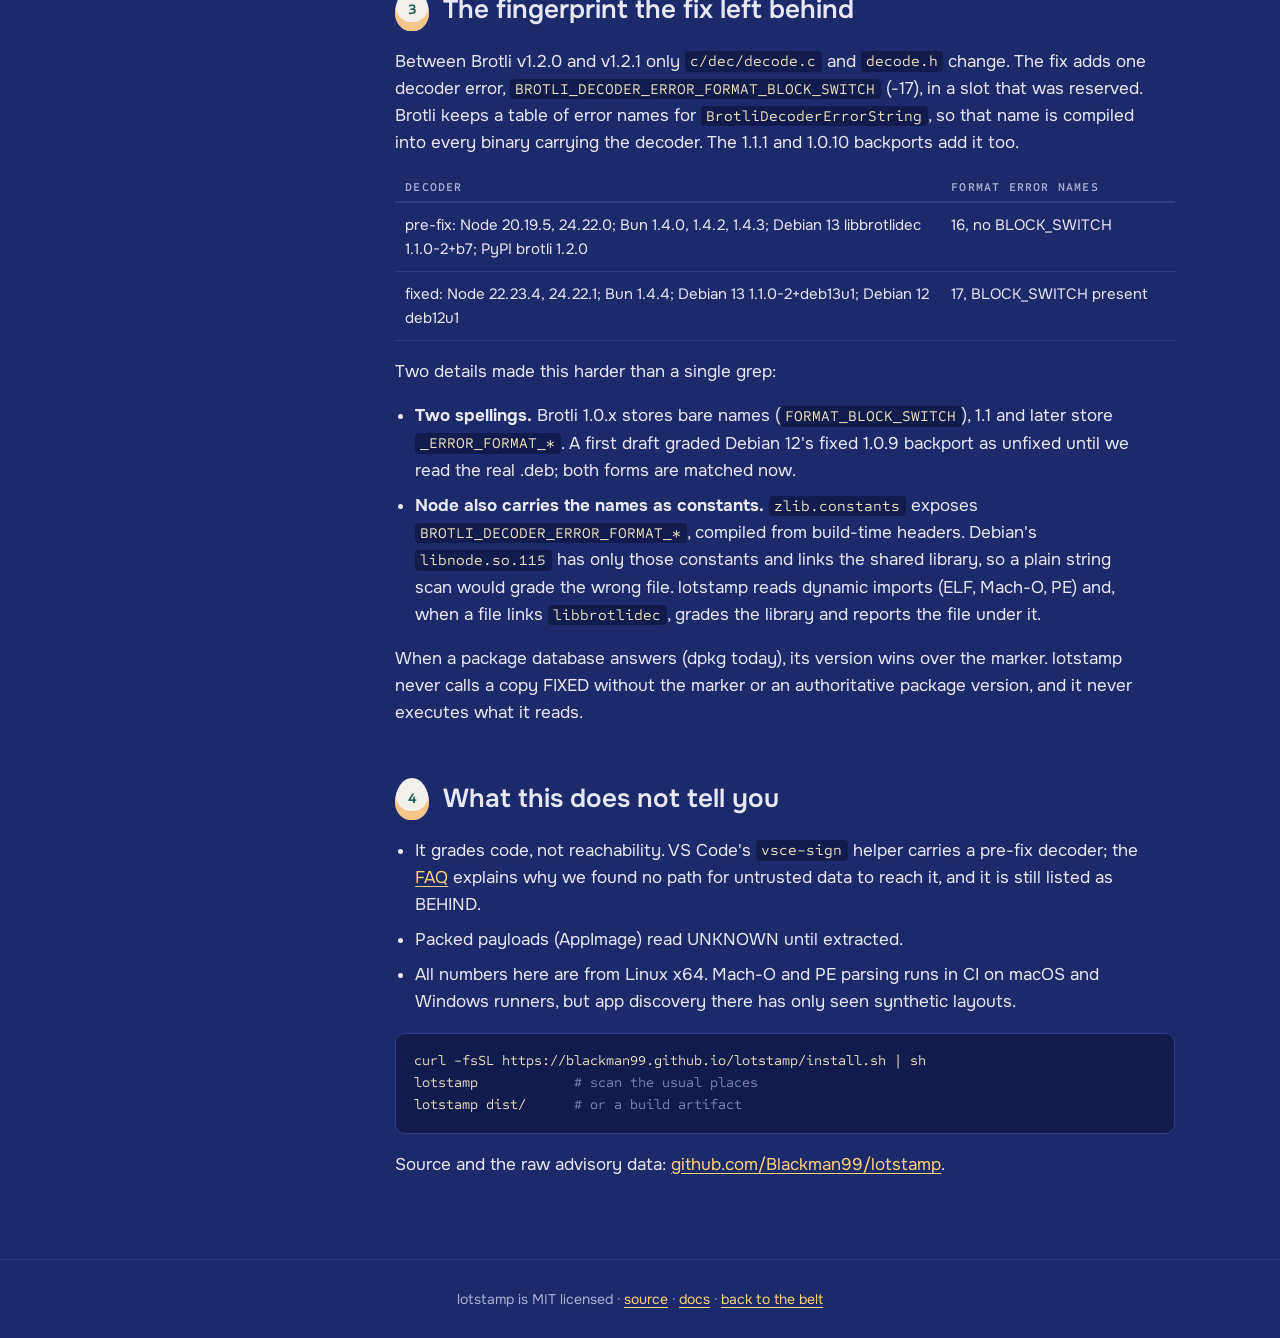
<file: site/blog/version-strings.html>
<!doctype html>
<html lang="en">
<head>
<meta charset="utf-8">
<meta name="viewport" content="width=device-width,initial-scale=1">
<title>Your node -v is not your Brotli decoder · lotstamp</title>
<meta name="description" content="Why version strings mislead for CVE-2026-111497 (Bun's node-v26.3.0 string, Electron using Chromium's Brotli, Debian's shared libbrotlidec) and how the error-table fingerprint works. Measured on Linux x64.">
<link rel="canonical" href="https://blackman99.github.io/lotstamp/blog/version-strings.html">
<link rel="alternate" hreflang="en" href="https://blackman99.github.io/lotstamp/blog/version-strings.html">
<link rel="alternate" hreflang="zh-CN" href="https://blackman99.github.io/lotstamp/blog/version-strings.zh.html">
<link rel="icon" href="../img/favicon.svg" type="image/svg+xml">
<meta name="theme-color" content="#1b2a6b">
<meta property="og:type" content="article">
<meta property="og:site_name" content="lotstamp">
<meta property="og:title" content="Your node -v is not your Brotli decoder">
<meta property="og:description" content="Why version strings mislead for CVE-2026-111497 (Bun's node-v26.3.0 string, Electron using Chromium's Brotli, Debian's shared libbrotlidec) and how the error-table fingerprint works. Measured on Linux x64.">
<meta property="og:url" content="https://blackman99.github.io/lotstamp/blog/version-strings.html">
<meta property="og:image" content="https://blackman99.github.io/lotstamp/og.png">
<meta name="twitter:card" content="summary_large_image">
<link rel="preload" href="../fonts/Onest.woff2" as="font" type="font/woff2" crossorigin>
<link rel="preload" href="../fonts/SometypeMono.woff2" as="font" type="font/woff2" crossorigin>
<link rel="stylesheet" href="../style.css">
<link rel="stylesheet" href="../docs/docs.css">
</head>
<body class="docs">
<header class="topbar">
  <a class="brand" href="../"><img src="../img/favicon.svg" alt="" width="26" height="26"> lotstamp</a>
  <nav aria-label="site"><a href="../">Belt</a><a href="../docs/">Docs</a><a href="version-strings.zh.html" hreflang="zh-CN">中文</a><a href="https://github.com/Blackman99/lotstamp">GitHub</a></nav>
</header>
<div class="docwrap">
<aside class="toc" aria-label="On this page">
  <p class="tochead">2026-10-24 · Linux x64</p>
  <ol>
    <li><a href="#bug">The bug</a></li>
    <li><a href="#lies">Three wrong versions</a></li>
    <li><a href="#fingerprint">The fingerprint</a></li>
    <li><a href="#limits">Limits</a></li>
  </ol>
</aside>
<main id="main" class="post">
  <h1>Your <code>node -v</code> is not your Brotli decoder</h1>
  <p class="lede">Why version strings mislead for CVE-2026-111497 (Node2Shell), and how lotstamp grades the decoder by an error name the fix compiled into it. Everything below was measured on Linux x64 on 2026-10-24. macOS and Windows have not been measured on real machines yet.</p>

  <section id="bug">
    <h2><span>1</span>The bug lives in a library, not in a version number</h2>
    <p>CVE-2026-111497 is an out-of-bounds write in Brotli's C decoder (<code>c/dec/decode.c</code>), present from Brotli 1.0.3 through 1.2.0 and fixed in 1.0.10, 1.1.1 and 1.2.1 (<a href="https://osv.dev/vulnerability/CVE-2026-111497">OSV</a>). Node fixed it in 22.23.4, 24.22.1 and 26.12.1 on 2026-10-21; Bun in 1.4.4; PyPI <code>brotli</code> in 1.2.1; Debian in DSA-6582-1 and DLA-4855-1.</p>
    <p>That list invites a simple check: read the Node version, compare. The trouble is that the decoder you actually run is often not the one that version number describes. Someone reported exactly this confusion against Codex's bundled runtime in <a href="https://github.com/openai/codex/issues/56076">openai/codex#56076</a>.</p>
  </section>

  <section id="lies">
    <h2><span>2</span>Three ways the version string is wrong</h2>
    <h3>Bun says Node 26.3.0</h3>
    <p>Every Bun binary we read contains the URL <code>nodejs.org/download/release/v26.3.0/node-v26.3.0-headers.tar.gz</code>. That is Bun's Node-compatibility level, not a Node runtime. A check that greps for the Node version calls Claude Code 2.1.310 and OpenCode 1.19.4 "Node 26.3.0, below 26.12.1, vulnerable". Both ship Bun 1.4.4, which has the fix.</p>
    <h3>Electron's Node uses Chromium's Brotli</h3>
    <p>Electron builds Node against Chromium's copy of Brotli: its <code>build_add_gn_build_files.patch</code> maps <code>deps/brotli</code> to <code>//third_party/brotli:dec</code>. Chromium rolled Brotli to <code>cfa184a</code> (2026-03-18) in M148, which already contains upstream commit <code>0ed4268</code> (2026-02-27, "Detect and report invalid stream earlier"); Brotli 1.2.1 is that commit cherry-picked. So Cursor 3.27.12 and Windsurf 1.126.0 (Electron 42, "Node 24.19.0"), VS Code 1.143.1 (Electron 43, "Node 24.21.0") and Kiro 1.4.26 (Electron 44, "Node 24.21.0") all look behind Node 24.22.1 and all carry the fixed decoder.</p>
    <h3>Debian's node uses the system library</h3>
    <p>Debian 13's <code>/usr/bin/node</code> (v20.19.2) is built with <code>--shared-brotli</code>: it goes through <code>libnode.so.115</code> to <code>libbrotlidec.so.1</code>. The Node version says nothing either way; the package <code>libbrotli1</code> decides. On our box it was <code>1.1.0-2+b7</code>, pre-fix, and <code>1.1.0-2+deb13u1</code> fixes it without changing the upstream version.</p>
    <p>Net result on the latest Linux x64 builds of 8 AI coding tools: a version-string check flags <strong>6 of 8</strong> as exposed; reading the decoder, <strong>0 of 8</strong> are. The pre-fix decoders on the same box were elsewhere: the Debian system library behind <code>/usr/bin/node</code>, PyPI <code>brotli</code> 1.2.0 in <code>~/.local</code>, a stale npm-installed Claude Code 2.1.197 (Bun 1.4.0) and a pnpm-installed Bun 1.4.2.</p>
  </section>

  <section id="fingerprint">
    <h2><span>3</span>The fingerprint the fix left behind</h2>
    <p>Between Brotli v1.2.0 and v1.2.1 only <code>c/dec/decode.c</code> and <code>decode.h</code> change. The fix adds one decoder error, <code>BROTLI_DECODER_ERROR_FORMAT_BLOCK_SWITCH</code> (-17), in a slot that was reserved. Brotli keeps a table of error names for <code>BrotliDecoderErrorString</code>, so that name is compiled into every binary carrying the decoder. The 1.1.1 and 1.0.10 backports add it too.</p>
    <table class="kv">
      <thead><tr><th>decoder</th><th>FORMAT error names</th></tr></thead>
      <tbody>
        <tr><td>pre-fix: Node 20.19.5, 24.22.0; Bun 1.4.0, 1.4.2, 1.4.3; Debian 13 libbrotlidec 1.1.0-2+b7; PyPI brotli 1.2.0</td><td>16, no BLOCK_SWITCH</td></tr>
        <tr><td>fixed: Node 22.23.4, 24.22.1; Bun 1.4.4; Debian 13 1.1.0-2+deb13u1; Debian 12 deb12u1</td><td>17, BLOCK_SWITCH present</td></tr>
      </tbody>
    </table>
    <p>Two details made this harder than a single grep:</p>
    <ul>
      <li><strong>Two spellings.</strong> Brotli 1.0.x stores bare names (<code>FORMAT_BLOCK_SWITCH</code>), 1.1 and later store <code>_ERROR_FORMAT_*</code>. A first draft graded Debian 12's fixed 1.0.9 backport as unfixed until we read the real .deb; both forms are matched now.</li>
      <li><strong>Node also carries the names as constants.</strong> <code>zlib.constants</code> exposes <code>BROTLI_DECODER_ERROR_FORMAT_*</code>, compiled from build-time headers. Debian's <code>libnode.so.115</code> has only those constants and links the shared library, so a plain string scan would grade the wrong file. lotstamp reads dynamic imports (ELF, Mach-O, PE) and, when a file links <code>libbrotlidec</code>, grades the library and reports the file under it.</li>
    </ul>
    <p>When a package database answers (dpkg today), its version wins over the marker. lotstamp never calls a copy FIXED without the marker or an authoritative package version, and it never executes what it reads.</p>
  </section>

  <section id="limits">
    <h2><span>4</span>What this does not tell you</h2>
    <ul>
      <li>It grades code, not reachability. VS Code's <code>vsce-sign</code> helper carries a pre-fix decoder; the <a href="../docs/#faq">FAQ</a> explains why we found no path for untrusted data to reach it, and it is still listed as BEHIND.</li>
      <li>Packed payloads (AppImage) read UNKNOWN until extracted.</li>
      <li>All numbers here are from Linux x64. Mach-O and PE parsing runs in CI on macOS and Windows runners, but app discovery there has only seen synthetic layouts.</li>
    </ul>
    <pre><code>curl -fsSL https://blackman99.github.io/lotstamp/install.sh | sh
lotstamp            <span class="c"># scan the usual places</span>
lotstamp dist/      <span class="c"># or a build artifact</span></code></pre>
    <p>Source and the raw advisory data: <a href="https://github.com/Blackman99/lotstamp">github.com/Blackman99/lotstamp</a>.</p>
  </section>
</main>
</div>
<footer class="docfoot">lotstamp is MIT licensed · <a href="https://github.com/Blackman99/lotstamp">source</a> · <a href="../docs/">docs</a> · <a href="../">back to the belt</a></footer>
</body>
</html>
</file>
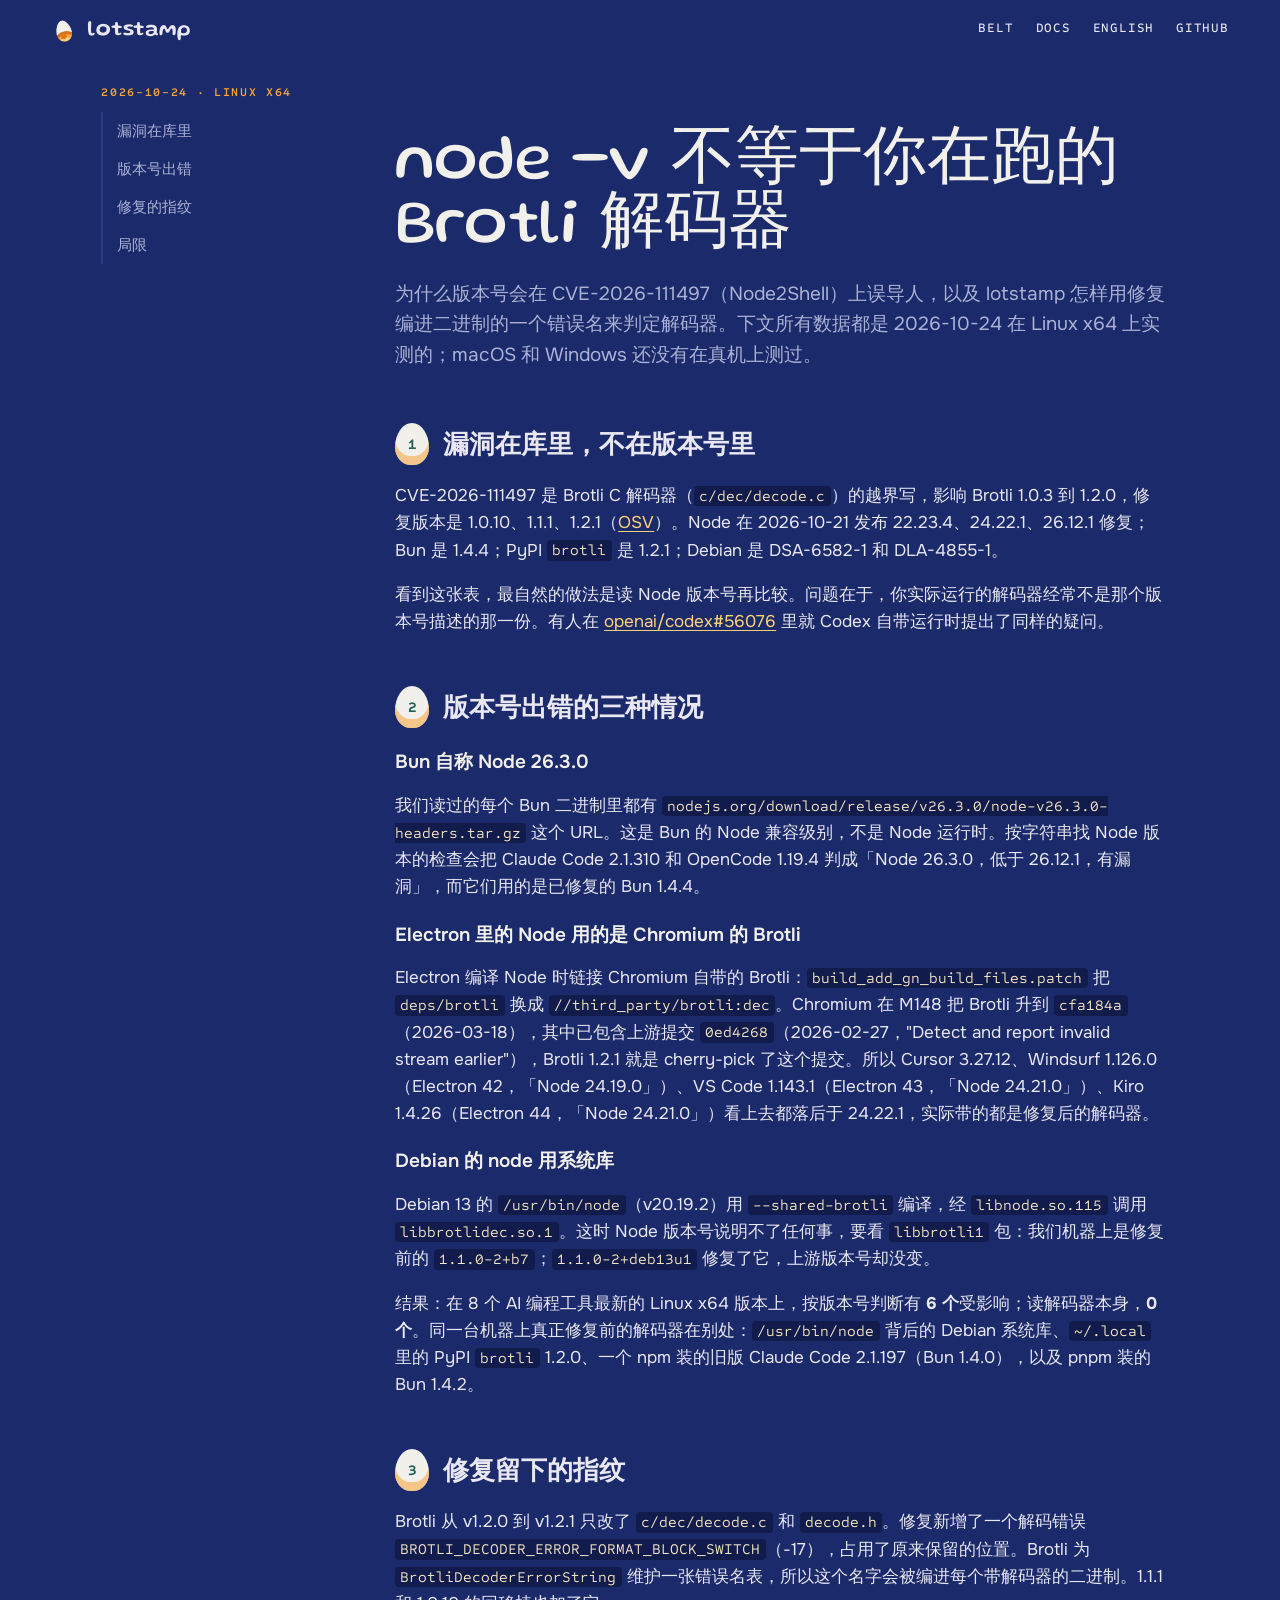
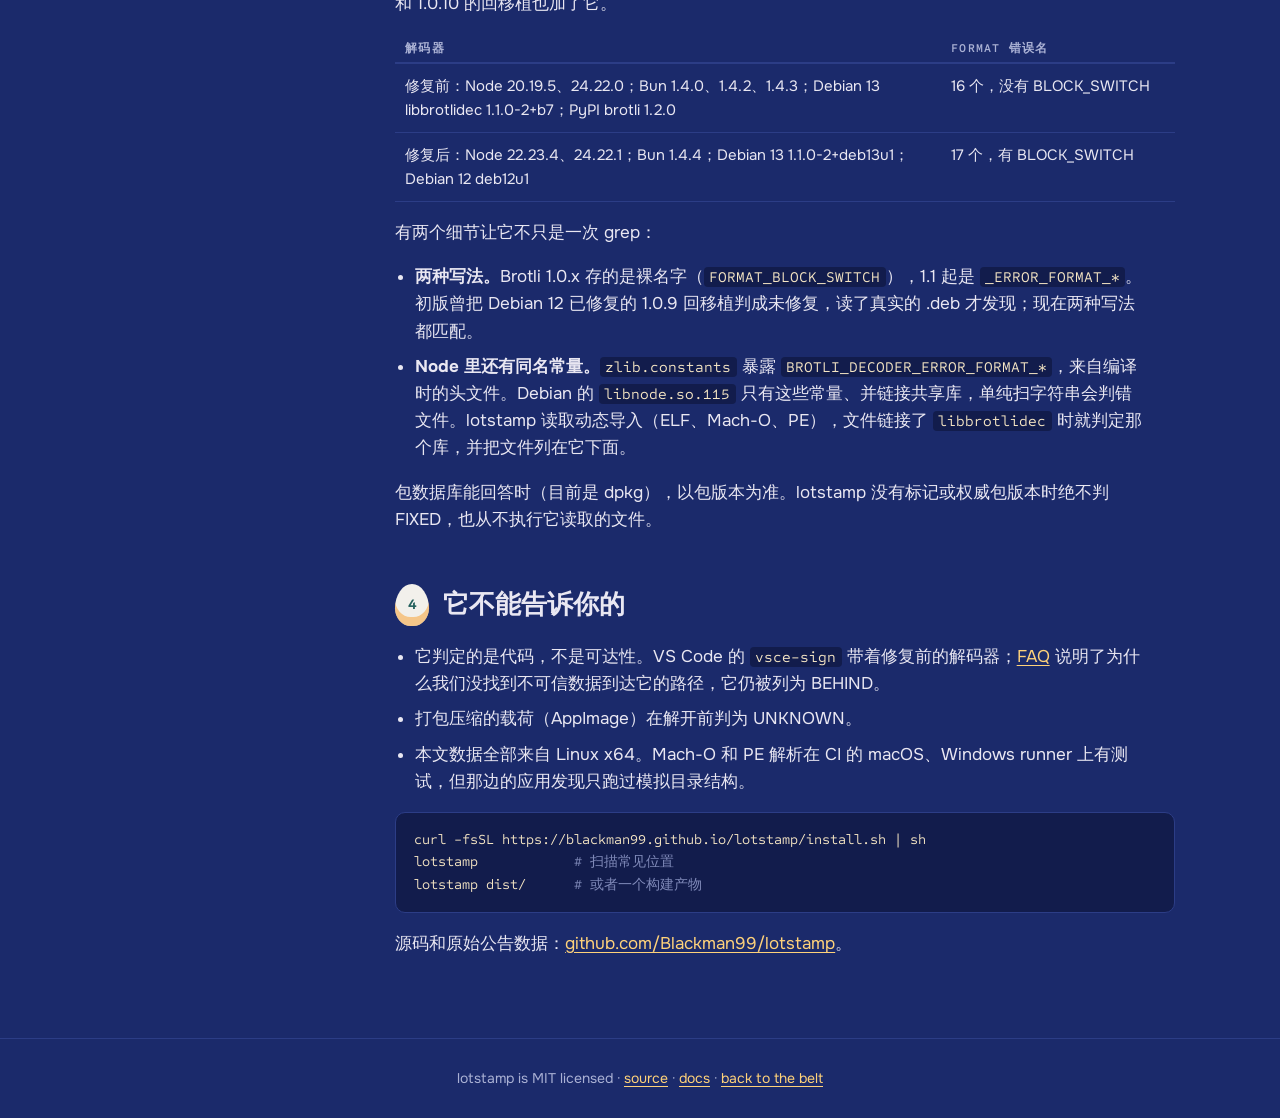
<file: site/blog/version-strings.zh.html>
<!doctype html>
<html lang="zh-CN">
<head>
<meta charset="utf-8">
<meta name="viewport" content="width=device-width,initial-scale=1">
<title>node -v 不等于你在跑的 Brotli 解码器 · lotstamp</title>
<meta name="description" content="为什么版本号会在 CVE-2026-111497 上误导人（Bun 的 node-v26.3.0 字符串、Electron 用 Chromium 的 Brotli、Debian 的共享 libbrotlidec），以及错误名表指纹如何工作。Linux x64 实测。">
<link rel="canonical" href="https://blackman99.github.io/lotstamp/blog/version-strings.zh.html">
<link rel="alternate" hreflang="en" href="https://blackman99.github.io/lotstamp/blog/version-strings.html">
<link rel="alternate" hreflang="zh-CN" href="https://blackman99.github.io/lotstamp/blog/version-strings.zh.html">
<link rel="icon" href="../img/favicon.svg" type="image/svg+xml">
<meta name="theme-color" content="#1b2a6b">
<meta property="og:type" content="article">
<meta property="og:site_name" content="lotstamp">
<meta property="og:title" content="node -v 不等于你在跑的 Brotli 解码器">
<meta property="og:description" content="为什么版本号会在 CVE-2026-111497 上误导人（Bun 的 node-v26.3.0 字符串、Electron 用 Chromium 的 Brotli、Debian 的共享 libbrotlidec），以及错误名表指纹如何工作。Linux x64 实测。">
<meta property="og:url" content="https://blackman99.github.io/lotstamp/blog/version-strings.zh.html">
<meta property="og:image" content="https://blackman99.github.io/lotstamp/og.png">
<meta name="twitter:card" content="summary_large_image">
<link rel="preload" href="../fonts/Onest.woff2" as="font" type="font/woff2" crossorigin>
<link rel="preload" href="../fonts/SometypeMono.woff2" as="font" type="font/woff2" crossorigin>
<link rel="stylesheet" href="../style.css">
<link rel="stylesheet" href="../docs/docs.css">
</head>
<body class="docs">
<header class="topbar">
  <a class="brand" href="../"><img src="../img/favicon.svg" alt="" width="26" height="26"> lotstamp</a>
  <nav aria-label="site"><a href="../">Belt</a><a href="../docs/">Docs</a><a href="version-strings.html" hreflang="en">English</a><a href="https://github.com/Blackman99/lotstamp">GitHub</a></nav>
</header>
<div class="docwrap">
<aside class="toc" aria-label="On this page">
  <p class="tochead">2026-10-24 · Linux x64</p>
  <ol>
    <li><a href="#bug">漏洞在库里</a></li>
    <li><a href="#lies">版本号出错</a></li>
    <li><a href="#fingerprint">修复的指纹</a></li>
    <li><a href="#limits">局限</a></li>
  </ol>
</aside>
<main id="main" class="post">
  <h1><code>node -v</code> 不等于你在跑的 Brotli 解码器</h1>
  <p class="lede">为什么版本号会在 CVE-2026-111497（Node2Shell）上误导人，以及 lotstamp 怎样用修复编进二进制的一个错误名来判定解码器。下文所有数据都是 2026-10-24 在 Linux x64 上实测的；macOS 和 Windows 还没有在真机上测过。</p>

  <section id="bug">
    <h2><span>1</span>漏洞在库里，不在版本号里</h2>
    <p>CVE-2026-111497 是 Brotli C 解码器（<code>c/dec/decode.c</code>）的越界写，影响 Brotli 1.0.3 到 1.2.0，修复版本是 1.0.10、1.1.1、1.2.1（<a href="https://osv.dev/vulnerability/CVE-2026-111497">OSV</a>）。Node 在 2026-10-21 发布 22.23.4、24.22.1、26.12.1 修复；Bun 是 1.4.4；PyPI <code>brotli</code> 是 1.2.1；Debian 是 DSA-6582-1 和 DLA-4855-1。</p>
    <p>看到这张表，最自然的做法是读 Node 版本号再比较。问题在于，你实际运行的解码器经常不是那个版本号描述的那一份。有人在 <a href="https://github.com/openai/codex/issues/56076">openai/codex#56076</a> 里就 Codex 自带运行时提出了同样的疑问。</p>
  </section>

  <section id="lies">
    <h2><span>2</span>版本号出错的三种情况</h2>
    <h3>Bun 自称 Node 26.3.0</h3>
    <p>我们读过的每个 Bun 二进制里都有 <code>nodejs.org/download/release/v26.3.0/node-v26.3.0-headers.tar.gz</code> 这个 URL。这是 Bun 的 Node 兼容级别，不是 Node 运行时。按字符串找 Node 版本的检查会把 Claude Code 2.1.310 和 OpenCode 1.19.4 判成「Node 26.3.0，低于 26.12.1，有漏洞」，而它们用的是已修复的 Bun 1.4.4。</p>
    <h3>Electron 里的 Node 用的是 Chromium 的 Brotli</h3>
    <p>Electron 编译 Node 时链接 Chromium 自带的 Brotli：<code>build_add_gn_build_files.patch</code> 把 <code>deps/brotli</code> 换成 <code>//third_party/brotli:dec</code>。Chromium 在 M148 把 Brotli 升到 <code>cfa184a</code>（2026-03-18），其中已包含上游提交 <code>0ed4268</code>（2026-02-27，"Detect and report invalid stream earlier"），Brotli 1.2.1 就是 cherry-pick 了这个提交。所以 Cursor 3.27.12、Windsurf 1.126.0（Electron 42，「Node 24.19.0」）、VS Code 1.143.1（Electron 43，「Node 24.21.0」）、Kiro 1.4.26（Electron 44，「Node 24.21.0」）看上去都落后于 24.22.1，实际带的都是修复后的解码器。</p>
    <h3>Debian 的 node 用系统库</h3>
    <p>Debian 13 的 <code>/usr/bin/node</code>（v20.19.2）用 <code>--shared-brotli</code> 编译，经 <code>libnode.so.115</code> 调用 <code>libbrotlidec.so.1</code>。这时 Node 版本号说明不了任何事，要看 <code>libbrotli1</code> 包：我们机器上是修复前的 <code>1.1.0-2+b7</code>；<code>1.1.0-2+deb13u1</code> 修复了它，上游版本号却没变。</p>
    <p>结果：在 8 个 AI 编程工具最新的 Linux x64 版本上，按版本号判断有 <strong>6 个</strong>受影响；读解码器本身，<strong>0 个</strong>。同一台机器上真正修复前的解码器在别处：<code>/usr/bin/node</code> 背后的 Debian 系统库、<code>~/.local</code> 里的 PyPI <code>brotli</code> 1.2.0、一个 npm 装的旧版 Claude Code 2.1.197（Bun 1.4.0），以及 pnpm 装的 Bun 1.4.2。</p>
  </section>

  <section id="fingerprint">
    <h2><span>3</span>修复留下的指纹</h2>
    <p>Brotli 从 v1.2.0 到 v1.2.1 只改了 <code>c/dec/decode.c</code> 和 <code>decode.h</code>。修复新增了一个解码错误 <code>BROTLI_DECODER_ERROR_FORMAT_BLOCK_SWITCH</code>（-17），占用了原来保留的位置。Brotli 为 <code>BrotliDecoderErrorString</code> 维护一张错误名表，所以这个名字会被编进每个带解码器的二进制。1.1.1 和 1.0.10 的回移植也加了它。</p>
    <table class="kv">
      <thead><tr><th>解码器</th><th>FORMAT 错误名</th></tr></thead>
      <tbody>
        <tr><td>修复前：Node 20.19.5、24.22.0；Bun 1.4.0、1.4.2、1.4.3；Debian 13 libbrotlidec 1.1.0-2+b7；PyPI brotli 1.2.0</td><td>16 个，没有 BLOCK_SWITCH</td></tr>
        <tr><td>修复后：Node 22.23.4、24.22.1；Bun 1.4.4；Debian 13 1.1.0-2+deb13u1；Debian 12 deb12u1</td><td>17 个，有 BLOCK_SWITCH</td></tr>
      </tbody>
    </table>
    <p>有两个细节让它不只是一次 grep：</p>
    <ul>
      <li><strong>两种写法。</strong>Brotli 1.0.x 存的是裸名字（<code>FORMAT_BLOCK_SWITCH</code>），1.1 起是 <code>_ERROR_FORMAT_*</code>。初版曾把 Debian 12 已修复的 1.0.9 回移植判成未修复，读了真实的 .deb 才发现；现在两种写法都匹配。</li>
      <li><strong>Node 里还有同名常量。</strong><code>zlib.constants</code> 暴露 <code>BROTLI_DECODER_ERROR_FORMAT_*</code>，来自编译时的头文件。Debian 的 <code>libnode.so.115</code> 只有这些常量、并链接共享库，单纯扫字符串会判错文件。lotstamp 读取动态导入（ELF、Mach-O、PE），文件链接了 <code>libbrotlidec</code> 时就判定那个库，并把文件列在它下面。</li>
    </ul>
    <p>包数据库能回答时（目前是 dpkg），以包版本为准。lotstamp 没有标记或权威包版本时绝不判 FIXED，也从不执行它读取的文件。</p>
  </section>

  <section id="limits">
    <h2><span>4</span>它不能告诉你的</h2>
    <ul>
      <li>它判定的是代码，不是可达性。VS Code 的 <code>vsce-sign</code> 带着修复前的解码器；<a href="../docs/#faq">FAQ</a> 说明了为什么我们没找到不可信数据到达它的路径，它仍被列为 BEHIND。</li>
      <li>打包压缩的载荷（AppImage）在解开前判为 UNKNOWN。</li>
      <li>本文数据全部来自 Linux x64。Mach-O 和 PE 解析在 CI 的 macOS、Windows runner 上有测试，但那边的应用发现只跑过模拟目录结构。</li>
    </ul>
    <pre><code>curl -fsSL https://blackman99.github.io/lotstamp/install.sh | sh
lotstamp            <span class="c"># 扫描常见位置</span>
lotstamp dist/      <span class="c"># 或者一个构建产物</span></code></pre>
    <p>源码和原始公告数据：<a href="https://github.com/Blackman99/lotstamp">github.com/Blackman99/lotstamp</a>。</p>
  </section>
</main>
</div>
<footer class="docfoot">lotstamp is MIT licensed · <a href="https://github.com/Blackman99/lotstamp">source</a> · <a href="../docs/">docs</a> · <a href="../">back to the belt</a></footer>
</body>
</html>
</file>
<file: site/style.css>
@font-face{font-family:"Gluten";src:url(fonts/Gluten.woff2) format("woff2");font-weight:100 900;font-display:swap}
@font-face{font-family:"Onest";src:url(fonts/Onest.woff2) format("woff2");font-weight:100 900;font-display:swap}
@font-face{font-family:"Sometype Mono";src:url(fonts/SometypeMono.woff2) format("woff2");font-weight:400 700;font-display:swap}
:root{
  --room:#1b2a6b;--deep:#121c4c;--lift:#2c3d86;--shell:#f2f0eb;
  --l1:#ffd27a;--l2:#f7a43a;--l3:#d9711c;--yolk:#e0761b;--blood:#7a1030;
  --ink:#23605c;--fixed:#6fd08c;--behind:#c0264b;--unknown:#8a93b8;
  --text:#e9e7f2;--muted:#aab1d4;
  --mono:"Sometype Mono",ui-monospace,monospace;--body:"Onest",system-ui,sans-serif;--show:"Gluten",cursive;
}
*{box-sizing:border-box}
html{scroll-behavior:smooth}
body{margin:0;background:var(--room);color:var(--text);font:400 17px/1.6 var(--body);-webkit-font-smoothing:antialiased}
a{color:var(--l1);text-underline-offset:3px}
a:hover{color:#fff}
:focus-visible{outline:3px solid var(--l1);outline-offset:3px}
code{font-family:var(--mono);font-size:.88em;background:var(--deep);padding:.08em .35em;border-radius:4px;color:#f6e6c4}
.skip{position:absolute;left:-999px;top:8px;background:var(--l1);color:var(--deep);padding:8px 12px;z-index:9}
.skip:focus{left:8px}
.sr{position:absolute;width:1px;height:1px;overflow:hidden;clip:rect(0 0 0 0)}

/* top */
.topbar{display:flex;justify-content:space-between;align-items:center;padding:18px clamp(18px,4vw,56px);font:500 13px/1 var(--mono);letter-spacing:.06em;text-transform:uppercase;color:var(--muted)}
.topbar nav{display:flex;gap:22px}
.topbar nav a{color:var(--text);text-decoration:none;border-bottom:2px solid transparent;padding-bottom:3px}
.topbar nav a:hover{border-color:var(--l2)}

/* hero */
.hero{display:grid;grid-template-columns:minmax(260px,40vh) 1fr;gap:clamp(24px,5vw,80px);align-items:center;padding:8px clamp(18px,6vw,96px) 12px;max-width:1280px;margin:0 auto}
.bigegg svg{width:100%;height:auto;display:block;overflow:visible}
.pitch h1{margin:0;font:800 clamp(64px,9vw,128px)/.9 var(--show);color:var(--shell);letter-spacing:-.01em}
.pitch h1 span[aria-hidden]{display:inline-block;transform:rotate(-2deg)}
.say{font:600 clamp(22px,2.4vw,30px)/1.25 var(--body);margin:18px 0 10px;color:#fff;max-width:28ch}
.say em{font-style:normal;background:linear-gradient(transparent 62%,var(--l3) 72%,var(--l3) 94%,transparent 94%)}
.sub{color:var(--muted);max-width:56ch;margin:0 0 22px}
.cmd{display:flex;align-items:stretch;max-width:620px;background:var(--deep);border-radius:10px;overflow:hidden;border:2px solid var(--lift)}
.cmd code{flex:1;min-width:0;padding:14px 16px;background:none;font-size:14px;white-space:nowrap;overflow-x:auto;color:var(--shell)}
.cmd button{font:600 14px var(--body);border:0;background:var(--l2);color:var(--deep);padding:0 20px;cursor:pointer}
.cmd button:hover{background:var(--l1)}
.hint{font-size:14px;color:var(--muted);margin:10px 0 0}

/* belt */
.belt-wrap{padding:30px 0 8px}
.belt-head{display:flex;flex-wrap:wrap;justify-content:space-between;align-items:end;gap:14px;padding:0 clamp(18px,4vw,56px) 6px}
.belt-title{font:600 15px/1.3 var(--mono);margin:0;color:var(--muted);letter-spacing:.02em}
.belt-title span{color:var(--shell)}
.switch{display:flex;gap:6px;flex-wrap:wrap}
.switch button{font:500 13px/1 var(--mono);color:var(--text);background:transparent;border:2px solid var(--lift);border-radius:999px;padding:9px 14px;cursor:pointer}
.switch button[aria-pressed=true]{background:var(--shell);color:var(--deep);border-color:var(--shell)}
.switch .replay{border-style:dashed}
.belt{--slot:46%;position:relative;height:310px;background:var(--deep);overflow:hidden;border-top:3px solid var(--lift);border-bottom:3px solid var(--lift)}
.slot{position:absolute;left:calc(var(--slot) - 34px);width:68px;bottom:0;height:46px;background:var(--l1);display:flex;align-items:end;justify-content:center}
.slot span{font:600 10px/1 var(--mono);text-transform:uppercase;letter-spacing:.14em;color:var(--l3);padding-bottom:5px}
.halo{position:absolute;left:calc(var(--slot) - 120px);width:240px;height:60px;bottom:52px}
.rollers{position:absolute;left:0;right:0;bottom:46px;height:30px;width:100%}
.eggs{position:absolute;inset:0 0 72px 0}
.egg{position:absolute;bottom:0;left:0;width:112px;height:145px;cursor:pointer;will-change:transform;background:none;border:0;padding:0}
.egg svg{width:100%;height:100%;overflow:visible;display:block}
.egg .tag{position:absolute;left:50%;top:-52px;transform:translateX(-50%);font:600 11px/1 var(--mono);white-space:nowrap;padding:5px 7px;border-radius:5px;opacity:0;transition:opacity .3s}
.egg.graded .tag{opacity:1}
.egg .tag.FIXED{background:var(--fixed);color:#0d2a17}
.egg .tag.BEHIND,.egg .tag.NO-FIX-LINE{background:var(--behind);color:#fff}
.egg .tag.UNKNOWN{background:var(--unknown);color:var(--deep)}
.egg .who{position:absolute;left:50%;top:-22px;transform:translateX(-50%);font:500 12px/1 var(--mono);white-space:nowrap;color:var(--muted)}
.tray{position:absolute;right:0;bottom:0;width:min(30vw,300px);height:72px;border-top:3px dashed var(--behind);display:flex;align-items:end;justify-content:flex-end;padding:0 12px 6px;pointer-events:none}
.tray::after{content:"";position:absolute;left:0;right:0;bottom:0;height:24px;background:#2a1640;border-top:2px solid #4a2350}
.tray{z-index:2}
.tray span{position:relative;z-index:1}
.egg.recalled .tag,.egg.recalled .who{opacity:0}
.tray span{font:600 11px/1 var(--mono);color:var(--behind);text-transform:uppercase;letter-spacing:.14em}
.slipcard{position:absolute;z-index:5;width:min(360px,86vw);background:var(--shell);color:#222;border-radius:8px;padding:12px 14px;font:13px/1.45 var(--body);pointer-events:none;box-shadow:0 0 0 3px var(--deep)}
.slipcard b{font-family:var(--mono)}
.slipcard code{background:#e4dfd3;color:#222;word-break:break-all}
.tally{text-align:center;font:600 clamp(16px,1.8vw,21px)/1.4 var(--body);margin:18px 18px 4px;min-height:1.4em}
.tally .n{font:800 1.5em/1 var(--show);color:var(--l1)}
.tally .n.ok{color:var(--fixed)}
.ledger{list-style:none;margin:10px auto 0;padding:0 clamp(18px,4vw,56px);display:grid;grid-template-columns:repeat(auto-fill,minmax(200px,1fr));gap:10px;max-width:1400px}
.ledger li{background:var(--lift);border-radius:8px;padding:10px 12px;font-size:13px;line-height:1.4;opacity:0;transform:translateY(8px);transition:opacity .35s,transform .35s}
.ledger li.on{opacity:1;transform:none}
.ledger .nm{font-weight:600;color:#fff;display:block}
.ledger .st{font-family:var(--mono);color:var(--muted)}
.ledger .st s{text-decoration-color:var(--behind);text-decoration-thickness:2px}
.ledger .gr{font:600 12px var(--mono)}
.ledger .gr.FIXED{color:var(--fixed)}.ledger .gr.BEHIND,.ledger .gr.NO-FIX-LINE{color:#ff8fa6}

/* plates */
main{padding-top:40px}
.chart{display:grid;grid-template-columns:minmax(220px,360px) minmax(0,640px);gap:clamp(24px,6vw,96px);justify-content:center;align-items:center;padding:56px clamp(18px,5vw,64px)}
.chart.flip{grid-template-columns:minmax(0,640px) minmax(220px,360px)}
.chart.flip .plate{order:2}
.plate svg{width:100%;height:auto;display:block;overflow:visible}
.kicker{font:600 12px/1 var(--mono);letter-spacing:.14em;text-transform:uppercase;color:var(--l2);margin:0 0 12px}
.chart h2,.grades h2,.run h2{font:800 clamp(30px,3.6vw,46px)/1.05 var(--show);color:var(--shell);margin:0 0 18px}
.chart h2 code{font-size:.62em;background:var(--deep);vertical-align:.12em}
.chart p{margin:0 0 14px;max-width:62ch}
.names{border-collapse:collapse;font:12.5px/1.3 var(--mono);margin-top:10px}
.names tbody{display:grid;grid-template-rows:repeat(9,auto);grid-auto-flow:column;column-gap:18px}
.names tr{display:flex;gap:8px}
.names td{display:block}
.names td:first-child{min-width:2.4em}
.names td{padding:2px 0;color:var(--muted)}
.names td:first-child{color:var(--unknown);text-align:right}
.names tr.new td{color:var(--fixed);font-weight:700}
.divider{height:30px;margin:0 auto;max-width:900px;background:radial-gradient(circle at 15px 15px,var(--lift) 11px,transparent 12px) 0 0/34px 30px repeat-x}

/* grades */
.grades{background:var(--shell);color:#1d2340;padding:64px clamp(18px,5vw,64px);margin-top:40px}
.grades h2{color:var(--room);text-align:left;max-width:1100px;margin:0 auto 6px}
.grades-sub{max-width:1100px;margin:0 auto 30px;color:#4a507a}
.gradelist{list-style:none;padding:0;margin:0 auto;max-width:1100px;display:grid;grid-template-columns:repeat(4,1fr);gap:28px}
.gradelist li{display:flex;flex-direction:column;gap:6px}
.gradelist svg{width:96px;height:120px}
.g{font:800 26px/1 var(--show)}
.g-fixed{color:#1f7a3e}.g-behind{color:var(--behind)}.g-unknown{color:#5a628c}
.gradelist code{background:#e4dfd3;color:#1d2340;align-self:flex-start}

/* run */
.run{display:grid;grid-template-columns:1fr 1fr;gap:clamp(24px,4vw,64px);padding:72px clamp(18px,5vw,64px);max-width:1280px;margin:0 auto}
.run h3{font:600 18px var(--body);margin:26px 0 8px}
.slipcode,.out{background:var(--deep);border-radius:10px;padding:16px 18px;overflow-x:auto;font:13.5px/1.55 var(--mono);margin:0;border-left:6px solid var(--l2)}
.slipcode code,.out code{background:none;padding:0;color:var(--shell);font-size:inherit}
.out{border-left-color:var(--ink);background:#101a45}
.c{color:var(--unknown)}
.o-b{color:#ff8fa6;font-weight:700}.o-f{color:var(--fixed);font-weight:700}.o-k{color:var(--l2)}
.small{font-size:14px;color:var(--muted)}

/* foot */
.foot{background:var(--deep);padding:0 0 36px;margin-top:20px}
.foot-rollers{display:block;width:100%;height:30px}
.foot-in{max-width:1100px;margin:0 auto;padding:24px clamp(18px,5vw,64px) 0;display:grid;grid-template-columns:auto 1fr;gap:4px 18px;align-items:center}
.foot-in img{grid-row:span 2}
.foot-in p{margin:0}

@media (max-width:860px){
  .hero{grid-template-columns:minmax(0,1fr);text-align:left}
  .pitch{min-width:0}
  .bigegg{width:min(56vw,250px);margin:0 auto -10px}
  .chart,.chart.flip{grid-template-columns:minmax(0,1fr)}
  .chart .plate,.chart.flip .plate{order:0;width:min(60vw,260px);margin:0 auto}
  .gradelist{grid-template-columns:1fr 1fr}
  .run{grid-template-columns:minmax(0,1fr)}
  .belt{height:250px}
  .egg{width:78px;height:100px}
  .ledger{grid-template-columns:1fr 1fr}
  .topbar .bay{display:none}
}
@media (max-width:520px){
  .chart>*{min-width:0}
  .names tbody{display:block}
  .names td{overflow-wrap:anywhere}

  body{font-size:16px}
  .gradelist{grid-template-columns:1fr}
  .gradelist li{display:grid;grid-template-columns:72px 1fr;gap:4px 14px;align-items:start}
  .gradelist svg{width:72px;height:90px;grid-row:span 3}
  .ledger{grid-template-columns:1fr}
  .cmd code{font-size:12px}
  .tray{width:38vw}
}
@media (prefers-reduced-motion:reduce){
  html{scroll-behavior:auto}
  .ledger li,.egg .tag{transition:none}
}
</file>
<file: site/docs/docs.css>
.docs .topbar .brand{display:flex;align-items:center;gap:10px;color:var(--text);text-decoration:none;font-family:var(--show);font-size:22px;text-transform:none;letter-spacing:0}
.docwrap{display:grid;grid-template-columns:230px minmax(0,780px);gap:clamp(24px,5vw,72px);max-width:1180px;margin:0 auto;padding:24px clamp(18px,4vw,56px) 64px}
.toc{position:sticky;top:24px;align-self:start}
.tochead{font:600 12px/1 var(--mono);text-transform:uppercase;letter-spacing:.14em;color:var(--l2);margin:0 0 14px}
.toc ol{list-style:none;margin:0;padding:0;border-left:2px solid var(--lift)}
.toc li a{display:block;padding:7px 14px;margin-left:-2px;border-left:2px solid transparent;color:var(--muted);text-decoration:none;font-size:15px;transition:color .2s,border-color .2s,background .2s}
.toc li a:hover,.toc li a.on{color:var(--text);border-color:var(--l1);background:linear-gradient(90deg,rgba(255,210,122,.12),transparent)}
.docs h1{font:400 clamp(40px,6vw,64px)/1 var(--show);margin:6px 0 16px;color:var(--shell)}
.lede{font-size:19px;color:var(--muted);max-width:66ch}
.docs section{padding-top:34px;scroll-margin-top:12px}
.docs h2{display:flex;align-items:center;gap:14px;font:600 26px/1.2 var(--body);margin:0 0 12px}
.docs h2 span{display:grid;place-items:center;width:34px;height:42px;border-radius:50% 50% 46% 46%/58% 58% 42% 42%;background:var(--shell);color:var(--ink);font:700 15px/1 var(--mono);flex:none;box-shadow:inset 0 -9px 0 rgba(247,164,58,.55)}
.docs p{max-width:70ch}
.docs pre{background:var(--deep);border:1px solid var(--lift);border-radius:10px;padding:16px 18px;overflow-x:auto;font:400 14px/1.6 var(--mono)}
.docs pre code{background:none;padding:0;color:#f6e6c4;font-size:inherit}
.docs pre .c{color:#7f89b8}
.docs pre.slip{background:var(--shell);border:0;border-left:8px solid var(--behind);box-shadow:0 8px 0 rgba(0,0,0,.12)}
.docs pre.slip code{color:#2a2f45}
.docs pre.slip .bh{color:var(--behind)}
.kv{width:100%;border-collapse:collapse;margin:16px 0;font-size:15px}
.kv th{text-align:left;font:600 12px/1 var(--mono);text-transform:uppercase;letter-spacing:.1em;color:var(--muted);padding:8px 10px;border-bottom:2px solid var(--lift)}
.kv td{padding:10px;border-bottom:1px solid var(--lift);vertical-align:top}
.kv td:first-child{white-space:nowrap}
.dgrades{margin:14px 0;display:grid;gap:10px}
.dgrades div{display:grid;grid-template-columns:140px 1fr;gap:16px;align-items:baseline;padding:12px 14px;background:var(--deep);border-radius:10px}
.dgrades dt{font:700 13px/1 var(--mono);letter-spacing:.06em;color:var(--unknown)}
.dgrades dt.g-fixed{color:var(--fixed)}.dgrades dt.g-behind{color:#ff6d8a}.dgrades dt.g-unknown{color:#c6cbe6}
.dgrades dd{margin:0}
.exits{font-size:15px;color:var(--muted)}
details{background:var(--deep);border-radius:10px;margin:10px 0;padding:0 18px;border:1px solid transparent;transition:border-color .2s}
details[open]{border-color:var(--lift)}
summary{cursor:pointer;padding:14px 0 14px 24px;font-weight:600;list-style:none;position:relative}
summary::-webkit-details-marker{display:none}
summary::before{content:"";position:absolute;left:0;top:19px;width:12px;height:15px;border-radius:50% 50% 46% 46%/58% 58% 42% 42%;background:var(--unknown);transition:background .25s,box-shadow .25s}
details[open] summary::before{background:var(--l1);box-shadow:0 0 0 4px rgba(255,210,122,.18)}
details p{margin:0 0 16px;color:#d6d8ea}
details ul{margin:0 0 16px;padding-left:20px;color:#d6d8ea;max-width:68ch}
details li{margin:6px 0}
.docfoot{text-align:center;padding:28px;color:var(--muted);font-size:14px;border-top:1px solid var(--lift)}
@media (max-width:860px){
  .docwrap{grid-template-columns:minmax(0,1fr)}
  .toc{position:static}
  .toc ol{display:flex;flex-wrap:wrap;border:0;gap:6px}
  .toc li a{border:1px solid var(--lift);border-radius:99px;padding:5px 12px;margin:0;font-size:14px}
  .dgrades div{grid-template-columns:1fr;gap:6px}
  .kv td:first-child{white-space:normal}
}
@media (prefers-reduced-motion:reduce){*{transition:none!important}}
.post h1 code{font:inherit;color:inherit;background:none;padding:0}
.post h3{font:600 19px/1.3 var(--body);margin:22px 0 6px;color:var(--shell)}
.post ul{max-width:68ch;padding-left:20px}
.post li{margin:8px 0}
.post .kv td:first-child{white-space:normal}
.post .kv td:last-child{width:30%;overflow-wrap:anywhere}
.docs .topbar nav a{white-space:nowrap}
.post p code,.post li code{overflow-wrap:anywhere}
</file>
